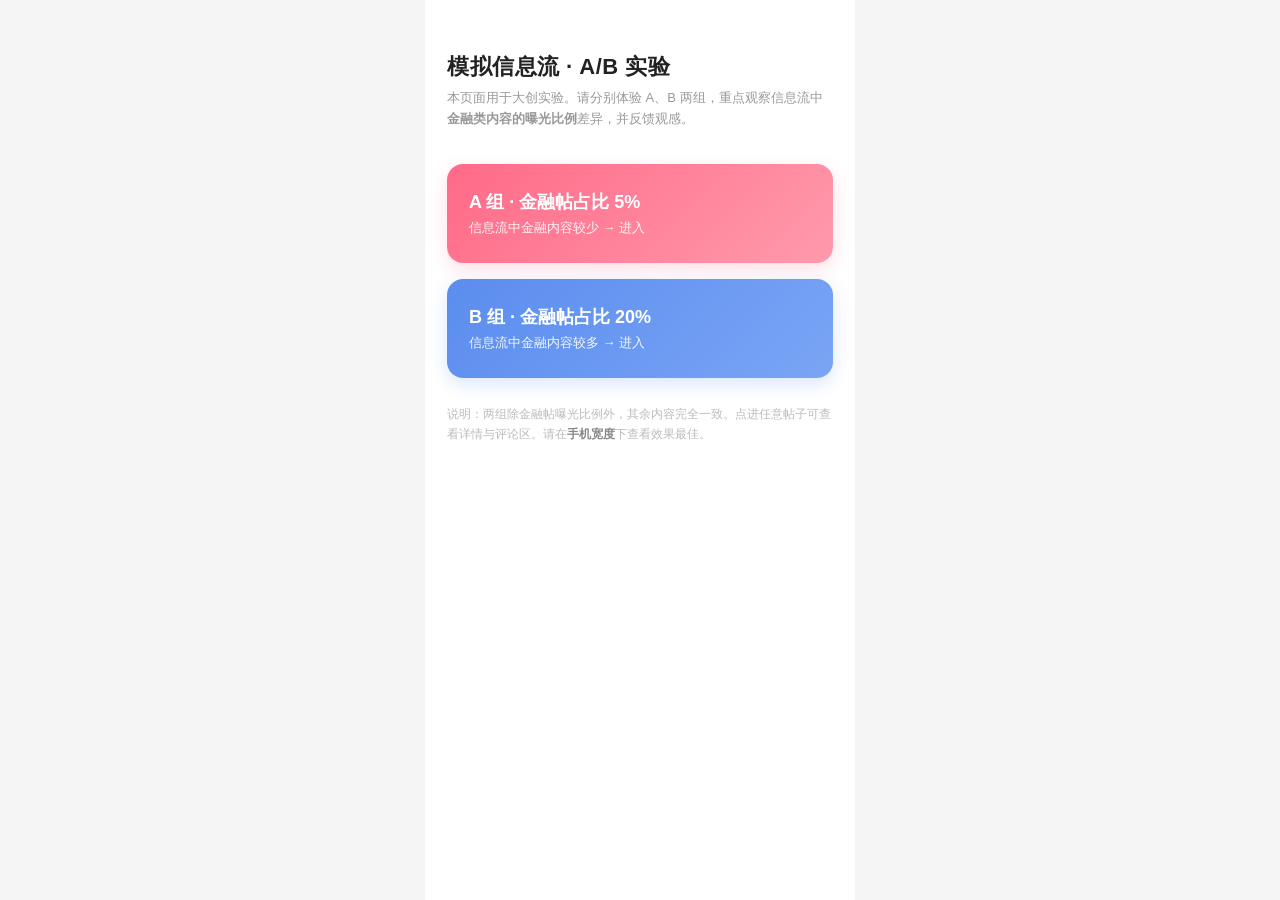
<file: index.html>
<!doctype html>
<html lang="zh-CN">
<head>
<meta charset="utf-8">
<meta name="viewport" content="width=device-width,initial-scale=1,maximum-scale=1,user-scalable=no">
<title>大创2026 · 模拟信息流 A/B 实验</title>
<style>
  *{box-sizing:border-box;margin:0;padding:0}
  body{font-family:-apple-system,"PingFang SC","Microsoft YaHei",sans-serif;background:#f5f5f5;color:#222;display:flex;justify-content:center}
  .phone{width:100%;max-width:430px;min-height:100vh;background:#fff;padding:52px 22px}
  h1{font-size:22px;margin-bottom:6px;letter-spacing:.5px}
  .sub{color:#999;font-size:13px;margin-bottom:34px;line-height:1.6}
  .card{display:block;text-decoration:none;color:#fff;background:linear-gradient(135deg,#ff6a88,#ff9aac);border-radius:16px;padding:26px 22px;margin-bottom:16px;box-shadow:0 6px 18px rgba(255,106,136,.22)}
  .card.b{background:linear-gradient(135deg,#5b8def,#7aa5f5);box-shadow:0 6px 18px rgba(91,141,239,.22)}
  .card .t{font-size:18px;font-weight:600;margin-bottom:5px}
  .card .d{font-size:13px;opacity:.92}
  .note{margin-top:26px;font-size:12px;color:#bbb;line-height:1.7}
  .note b{color:#888;font-weight:600}
</style>
</head>
<body>
<div class="phone">
  <h1>模拟信息流 · A/B 实验</h1>
  <p class="sub">本页面用于大创实验。请分别体验 A、B 两组，重点观察信息流中<b>金融类内容的曝光比例</b>差异，并反馈观感。</p>
  <a class="card" href="a.html">
    <div class="t">A 组 · 金融帖占比 5%</div>
    <div class="d">信息流中金融内容较少 → 进入</div>
  </a>
  <a class="card b" href="b.html">
    <div class="t">B 组 · 金融帖占比 20%</div>
    <div class="d">信息流中金融内容较多 → 进入</div>
  </a>
  <p class="note">说明：两组除金融帖曝光比例外，其余内容完全一致。点进任意帖子可查看详情与评论区。请在<b>手机宽度</b>下查看效果最佳。</p>
</div>
</body>
</html>
</file>
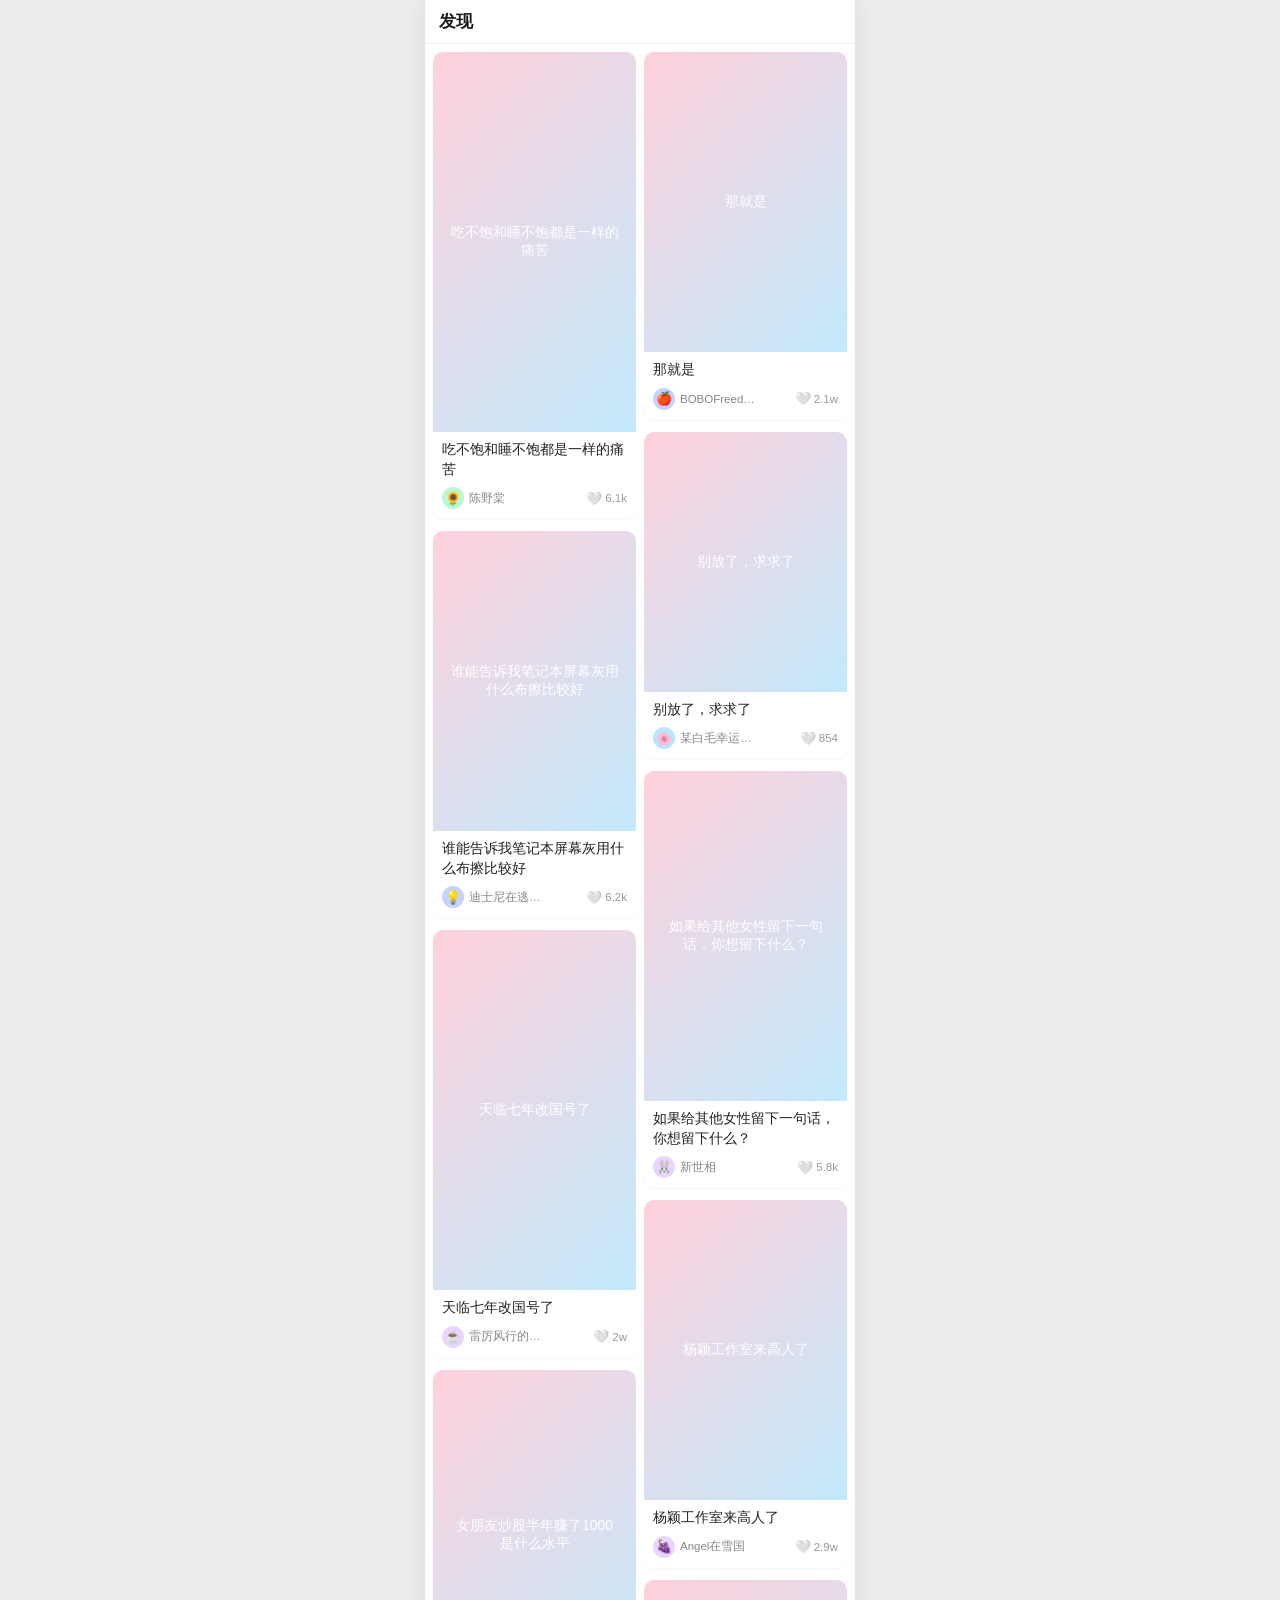
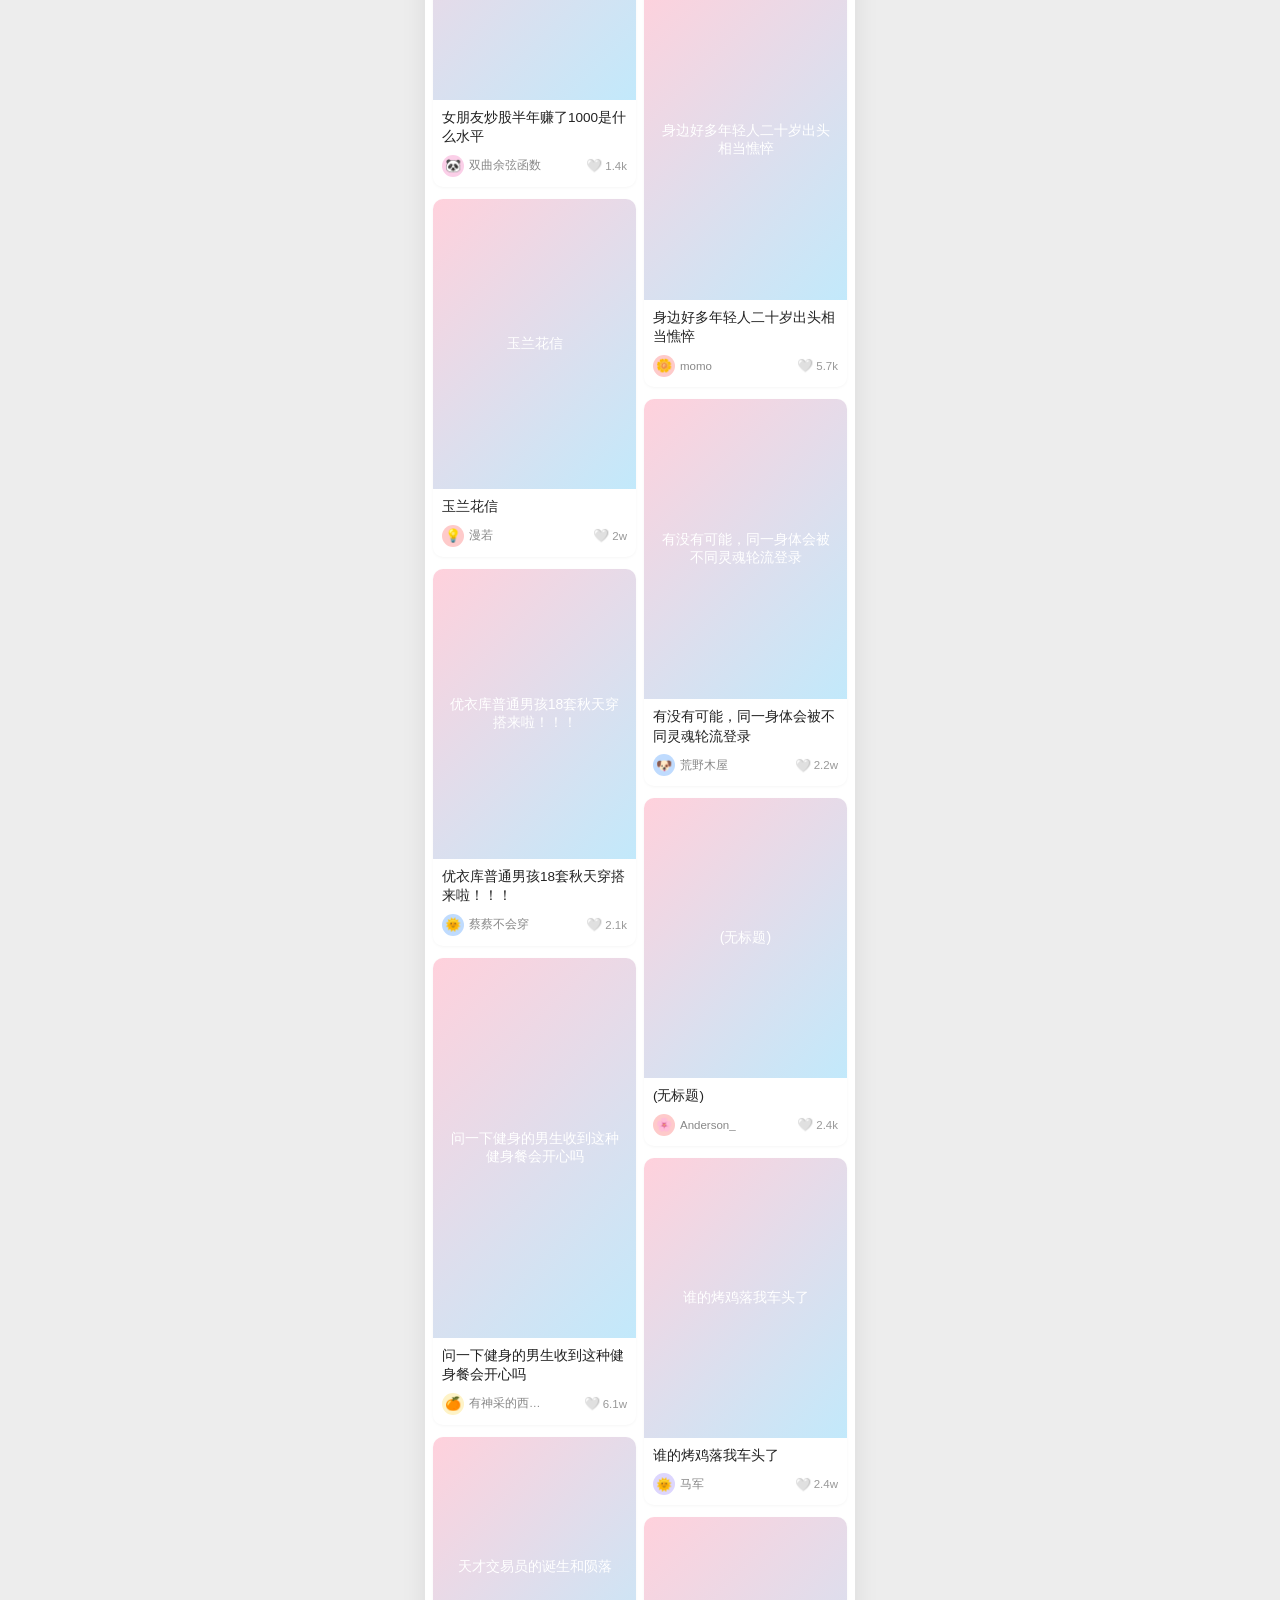
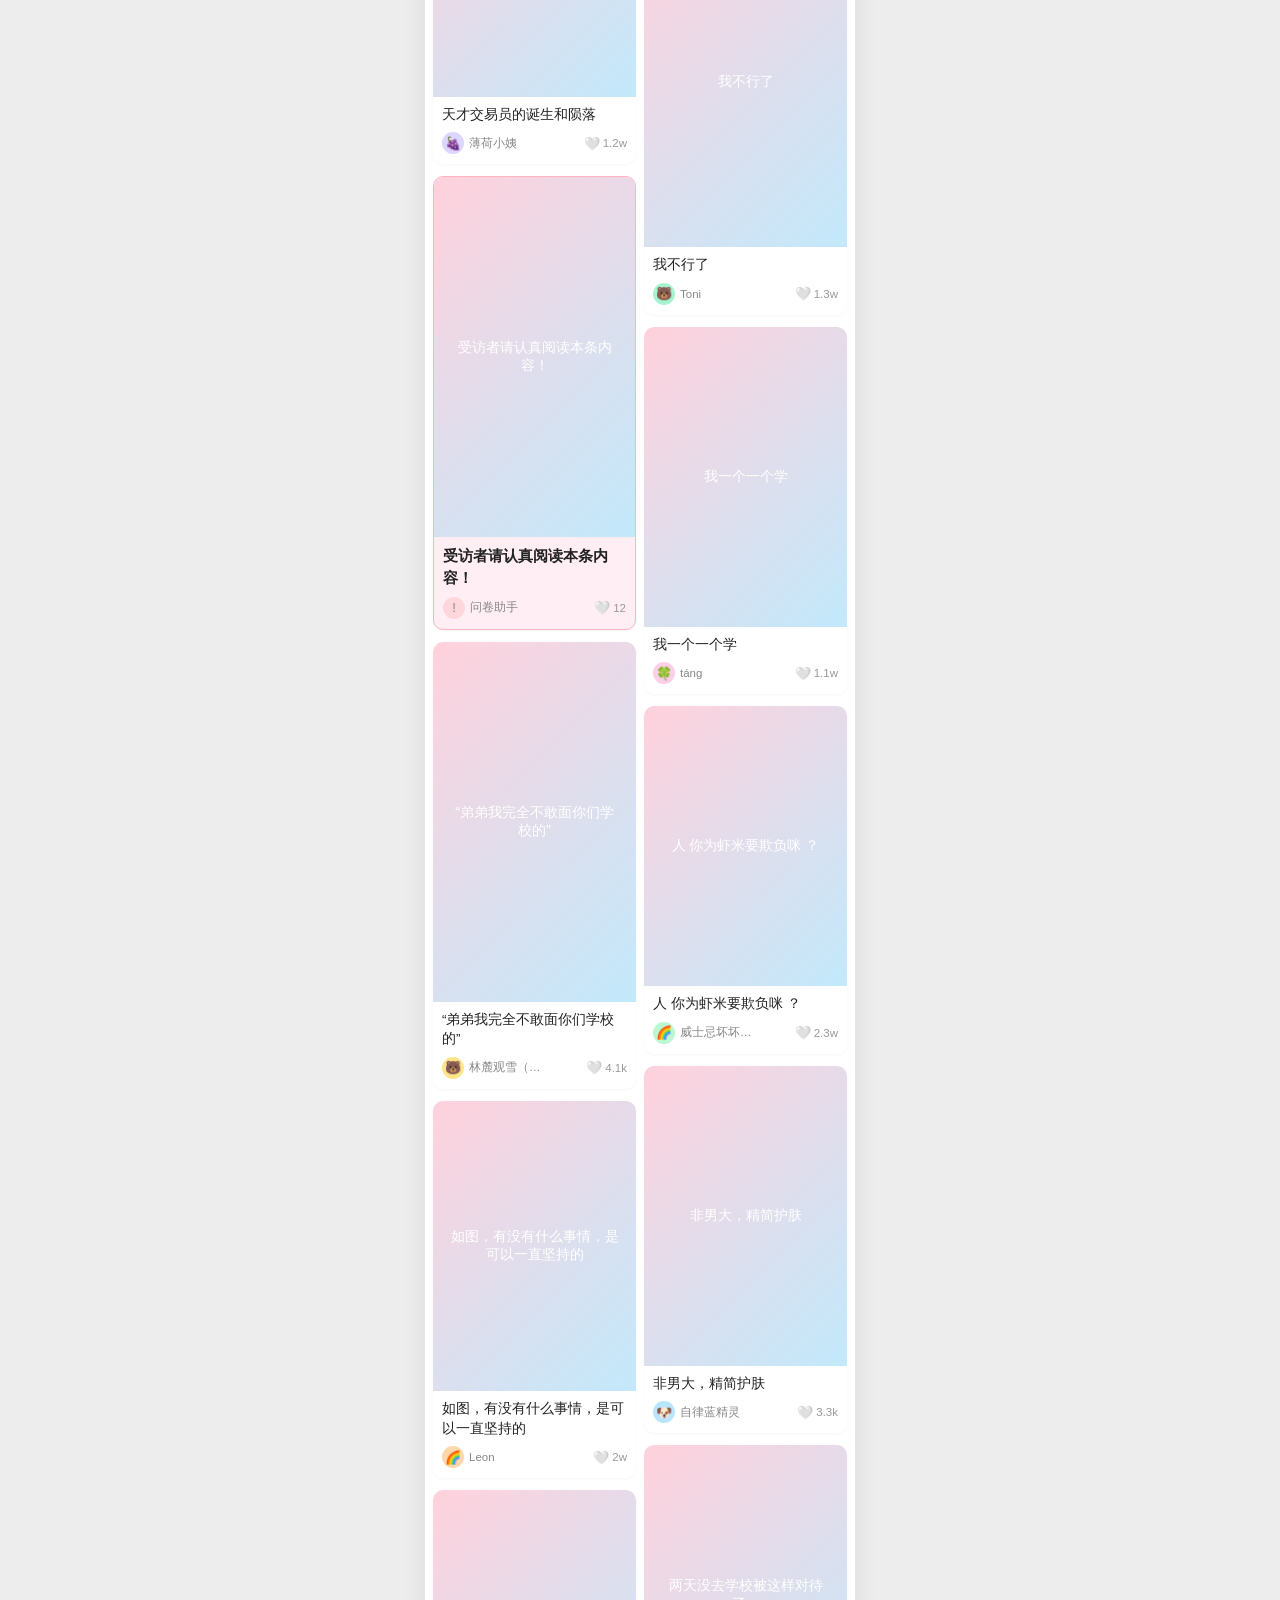
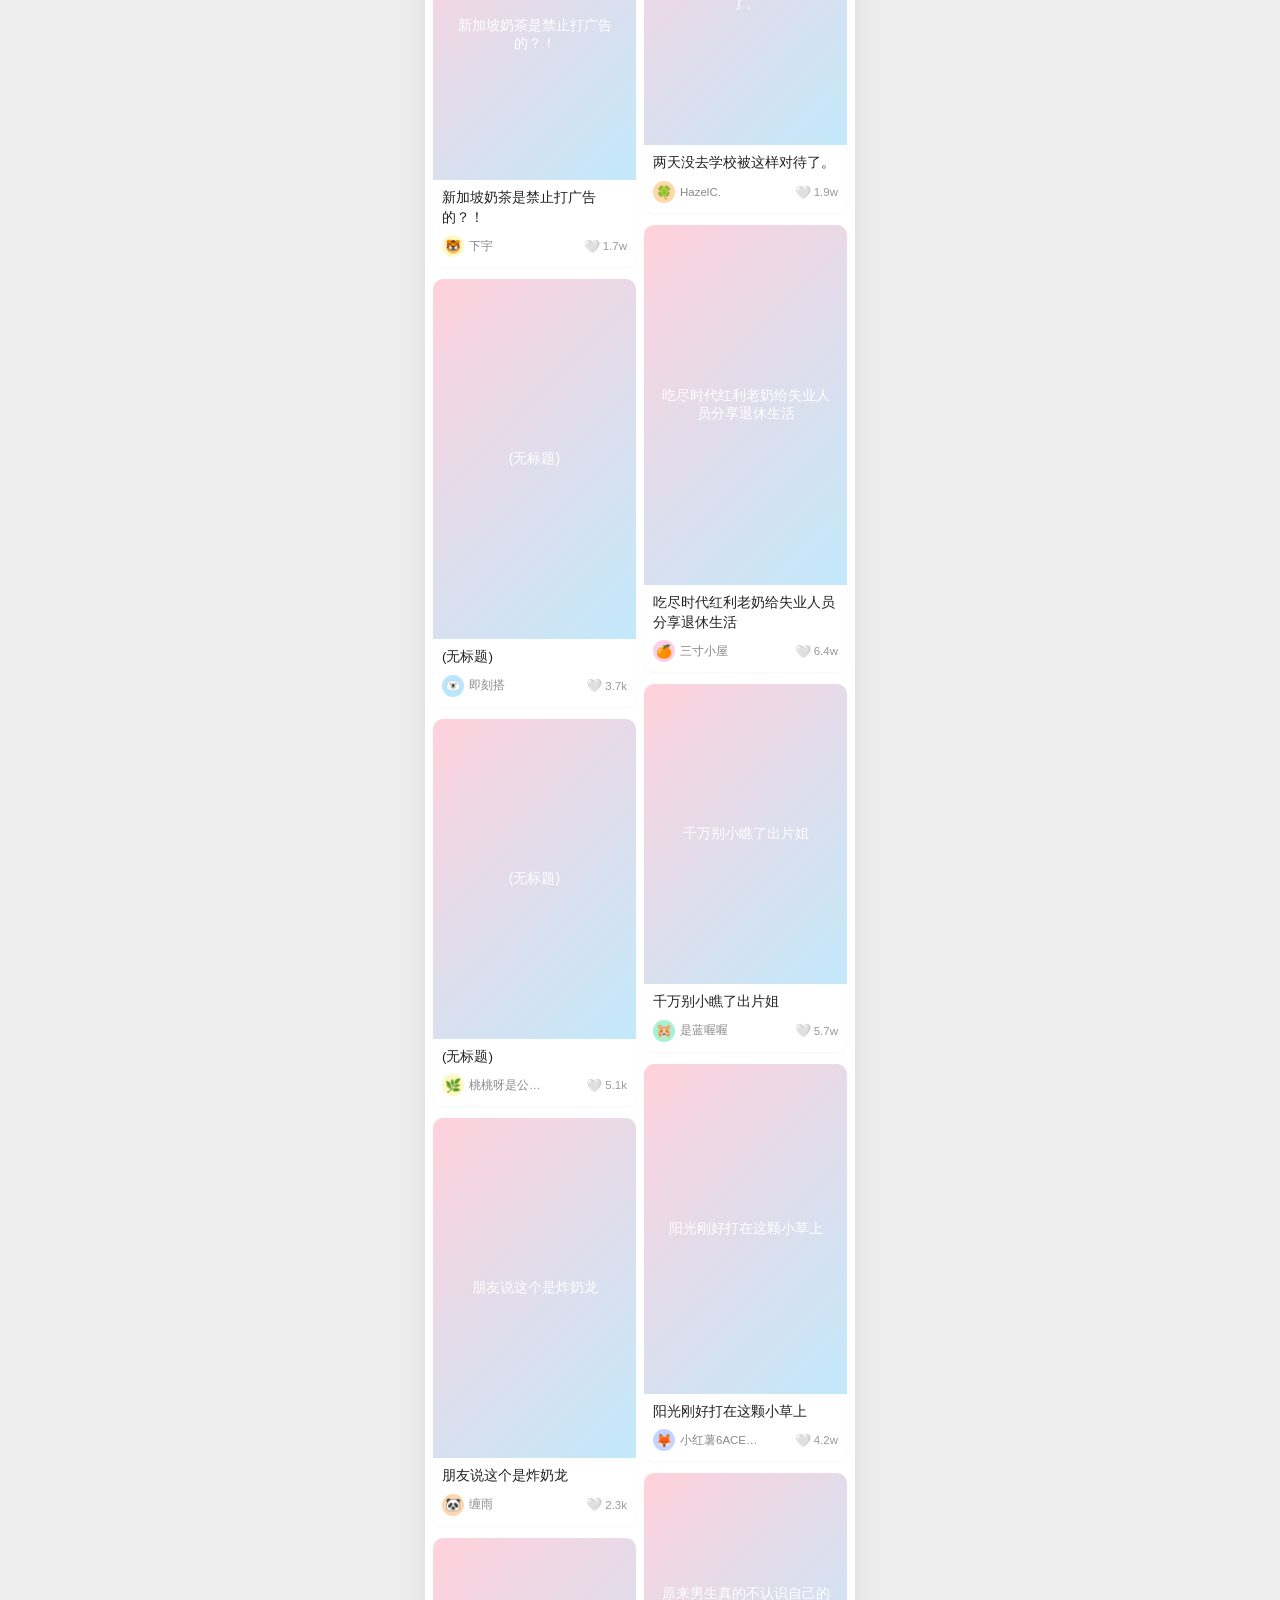
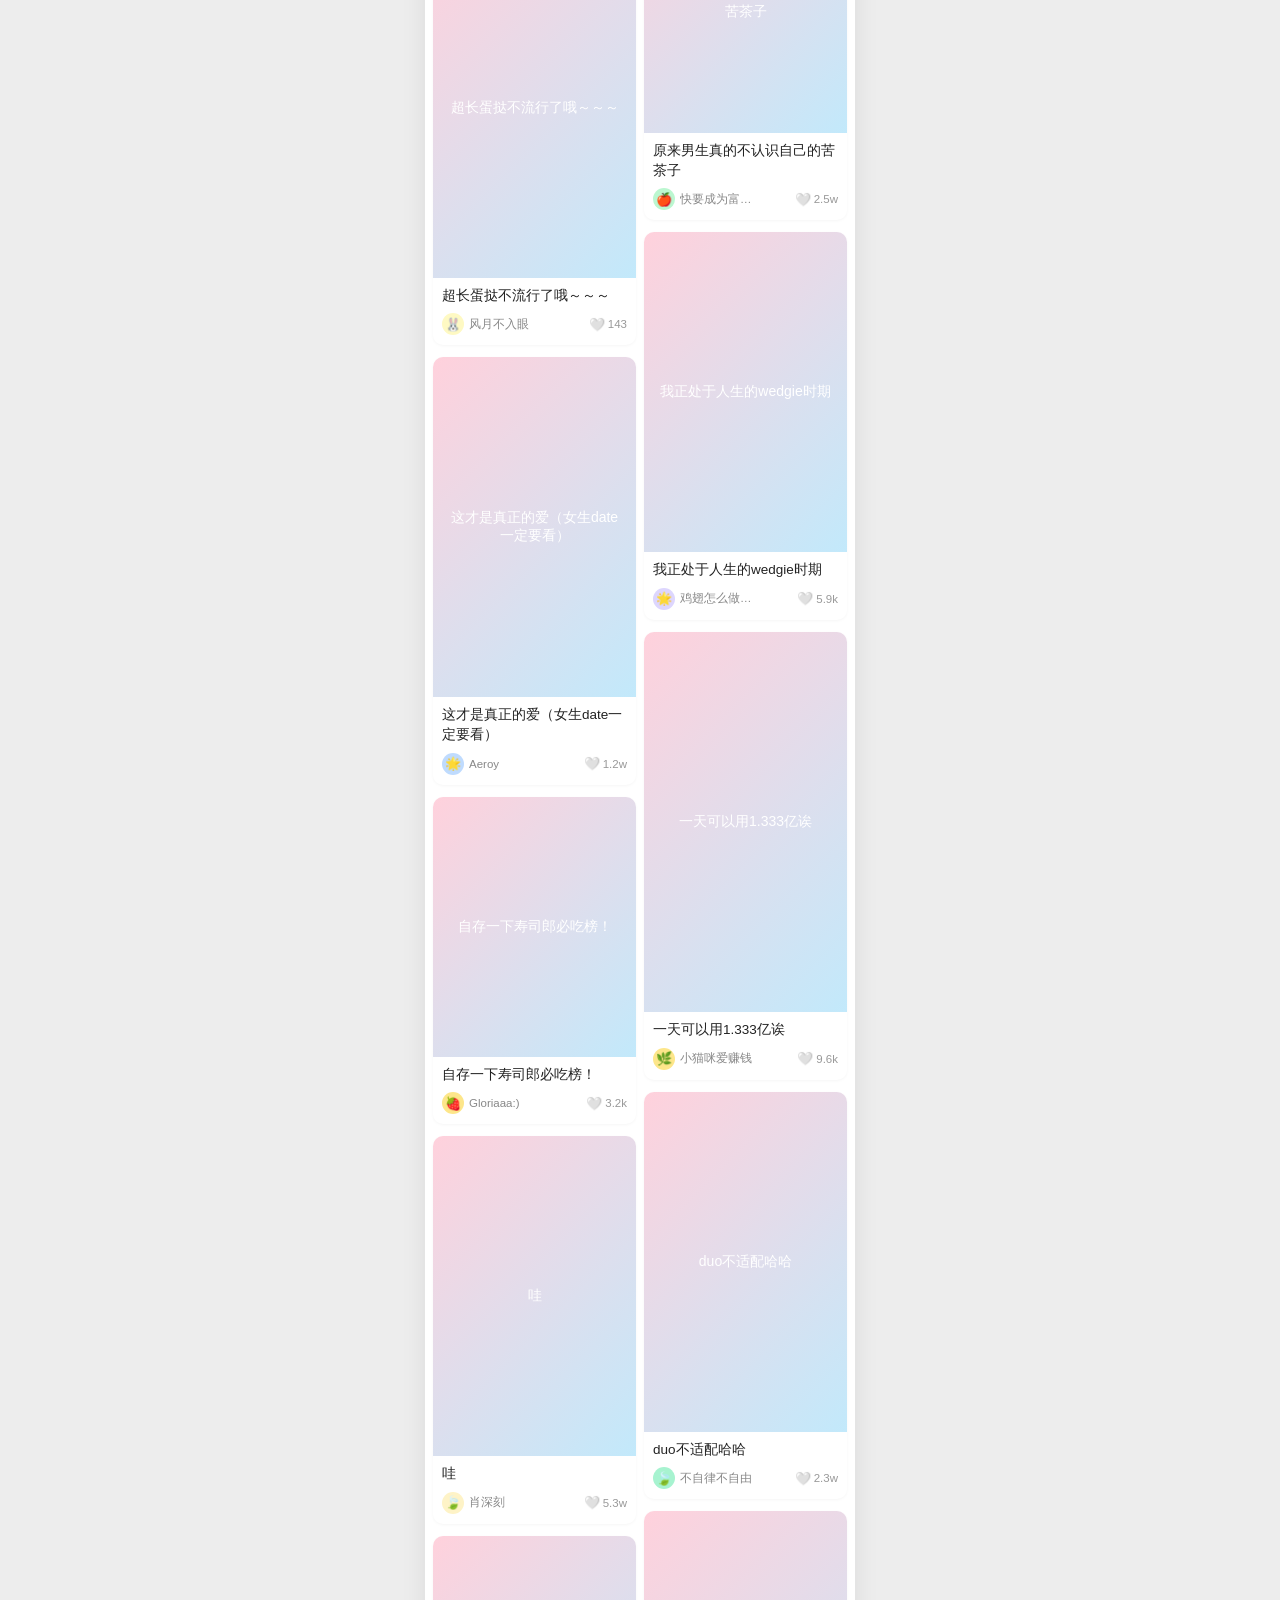
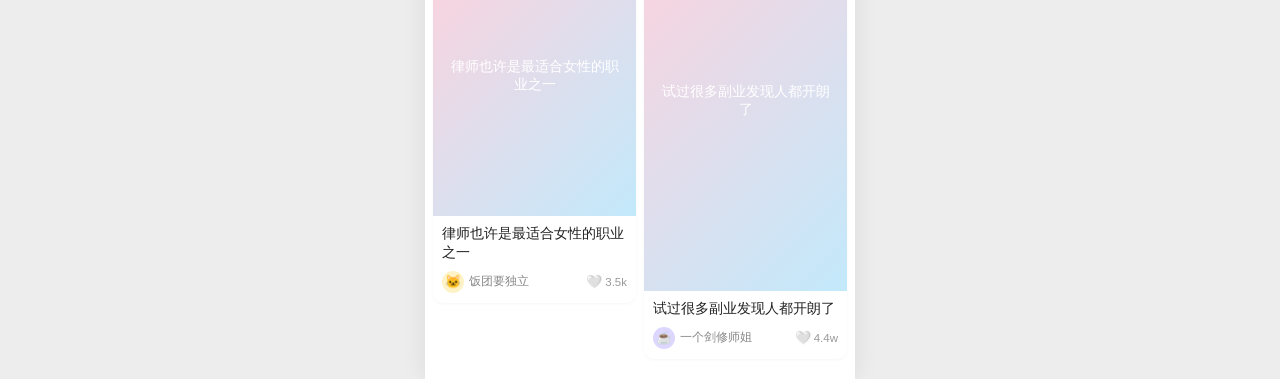
<file: a.html>
<!DOCTYPE html>
<html lang="zh-CN">
<head>
  <meta charset="UTF-8">
  <link rel="icon" href="data:,">
  <meta name="viewport" content="width=device-width, initial-scale=1, maximum-scale=1, user-scalable=no">
  <title>发现</title>
  <link rel="stylesheet" href="style.css">
</head>
<body>
  <div class="phone">
    <!-- 顶部标题栏 -->
    <div class="topbar">
      <span class="app-title">发现</span>
    </div>

    <!-- 瀑布流 -->
    <div class="feed" id="feed"></div>
  </div>

  <!-- 帖子数据（抓取文档所有链接后，由脚本自动在此处追加 <script src="posts/xxx/content.js"></script>） -->
  <script src="posts/p01_neutral/content.js"></script>
  <script src="posts/p02_neutral/content.js"></script>
  <script src="posts/p03_neutral/content.js"></script>
  <script src="posts/p04_neutral/content.js"></script>
  <script src="posts/p05_neutral/content.js"></script>
  <script src="posts/p06_neutral/content.js"></script>
  <script src="posts/p07_neutral/content.js"></script>
  <script src="posts/p08_neutral/content.js"></script>
  <script src="posts/p09_neutral/content.js"></script>
  <script src="posts/p10_neutral/content.js"></script>
  <script src="posts/p11_neutral/content.js"></script>
  <script src="posts/p12_neutral/content.js"></script>
  <script src="posts/p13_neutral/content.js"></script>
  <script src="posts/p14_neutral/content.js"></script>
  <script src="posts/p15_neutral/content.js"></script>
  <script src="posts/p16_neutral/content.js"></script>
  <script src="posts/p17_neutral/content.js"></script>
  <script src="posts/p18_neutral/content.js"></script>
  <script src="posts/p19_neutral/content.js"></script>
  <script src="posts/p20_neutral/content.js"></script>
  <script src="posts/p21_female/content.js"></script>
  <script src="posts/p22_female/content.js"></script>
  <script src="posts/p23_female/content.js"></script>
  <script src="posts/p24_female/content.js"></script>
  <script src="posts/p25_female/content.js"></script>
  <script src="posts/p26_female/content.js"></script>
  <script src="posts/p27_female/content.js"></script>
  <script src="posts/p28_female/content.js"></script>
  <script src="posts/p29_female/content.js"></script>
  <script src="posts/p30_male/content.js"></script>
  <script src="posts/p31_male/content.js"></script>
  <script src="posts/p32_male/content.js"></script>
  <script src="posts/p33_male/content.js"></script>
  <script src="posts/p34_male/content.js"></script>
  <script src="posts/p35_male/content.js"></script>
  <script src="posts/p36_male/content.js"></script>
  <script src="posts/p37_male/content.js"></script>
  <script src="posts/p38_male/content.js"></script>
  <script src="posts/p39_finance/content.js"></script>
  <script src="posts/p40_finance/content.js"></script>
  <script src="posts/p41_finance/content.js"></script>
  <script src="posts/p42_finance/content.js"></script>
  <script src="posts/p43_finance/content.js"></script>
  <script src="posts/p44_finance/content.js"></script>
  <script src="posts/p45_finance/content.js"></script>
  <script src="posts/p46_finance/content.js"></script>








  <script>
    // 发现页配置
    window.__GROUP = "A";
    // 展示顺序：抓取完成后自动填充帖子 id 列表
    window.__ORDER = ["p17_neutral", "p32_male", "p03_neutral", "p39_finance", "p08_neutral", "p38_male", "p37_male", "p40_finance", "p47_attention", "p33_male", "p28_female", "p18_neutral", "p23_female", "p31_male", "p15_neutral", "p05_neutral", "p25_female", "p41_finance", "p20_neutral", "p11_neutral", "p24_female", "p06_neutral", "p42_finance", "p10_neutral", "p29_female", "p16_neutral", "p21_female", "p43_finance", "p12_neutral", "p34_male", "p14_neutral", "p09_neutral", "p44_finance", "p26_female", "p04_neutral", "p36_male", "p02_neutral", "p13_neutral", "p45_finance", "p22_female", "p19_neutral", "p30_male", "p01_neutral", "p07_neutral", "p35_male", "p27_female", "p46_finance"];
  </script>
  <script src="posts/p47_attention/content.js"></script>
  <script src="app.js"></script>
</body>
</html>
</file>
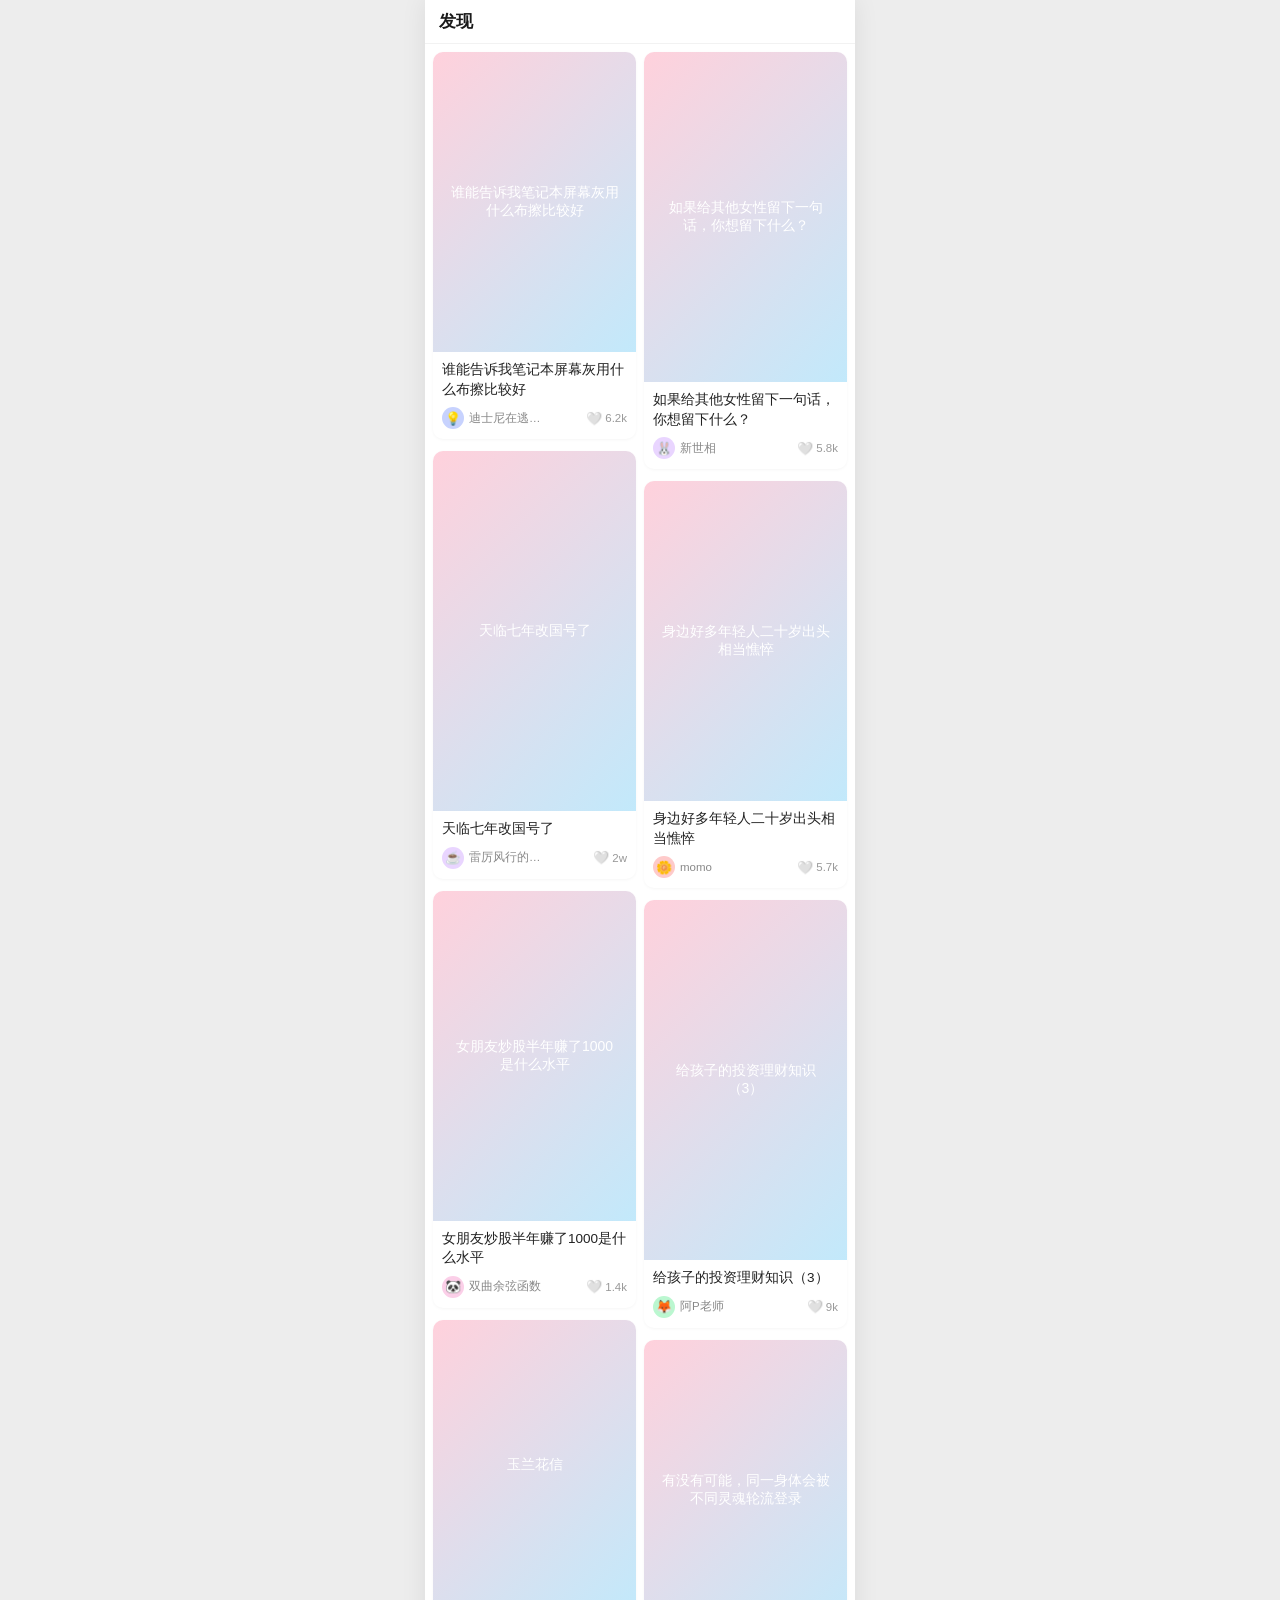
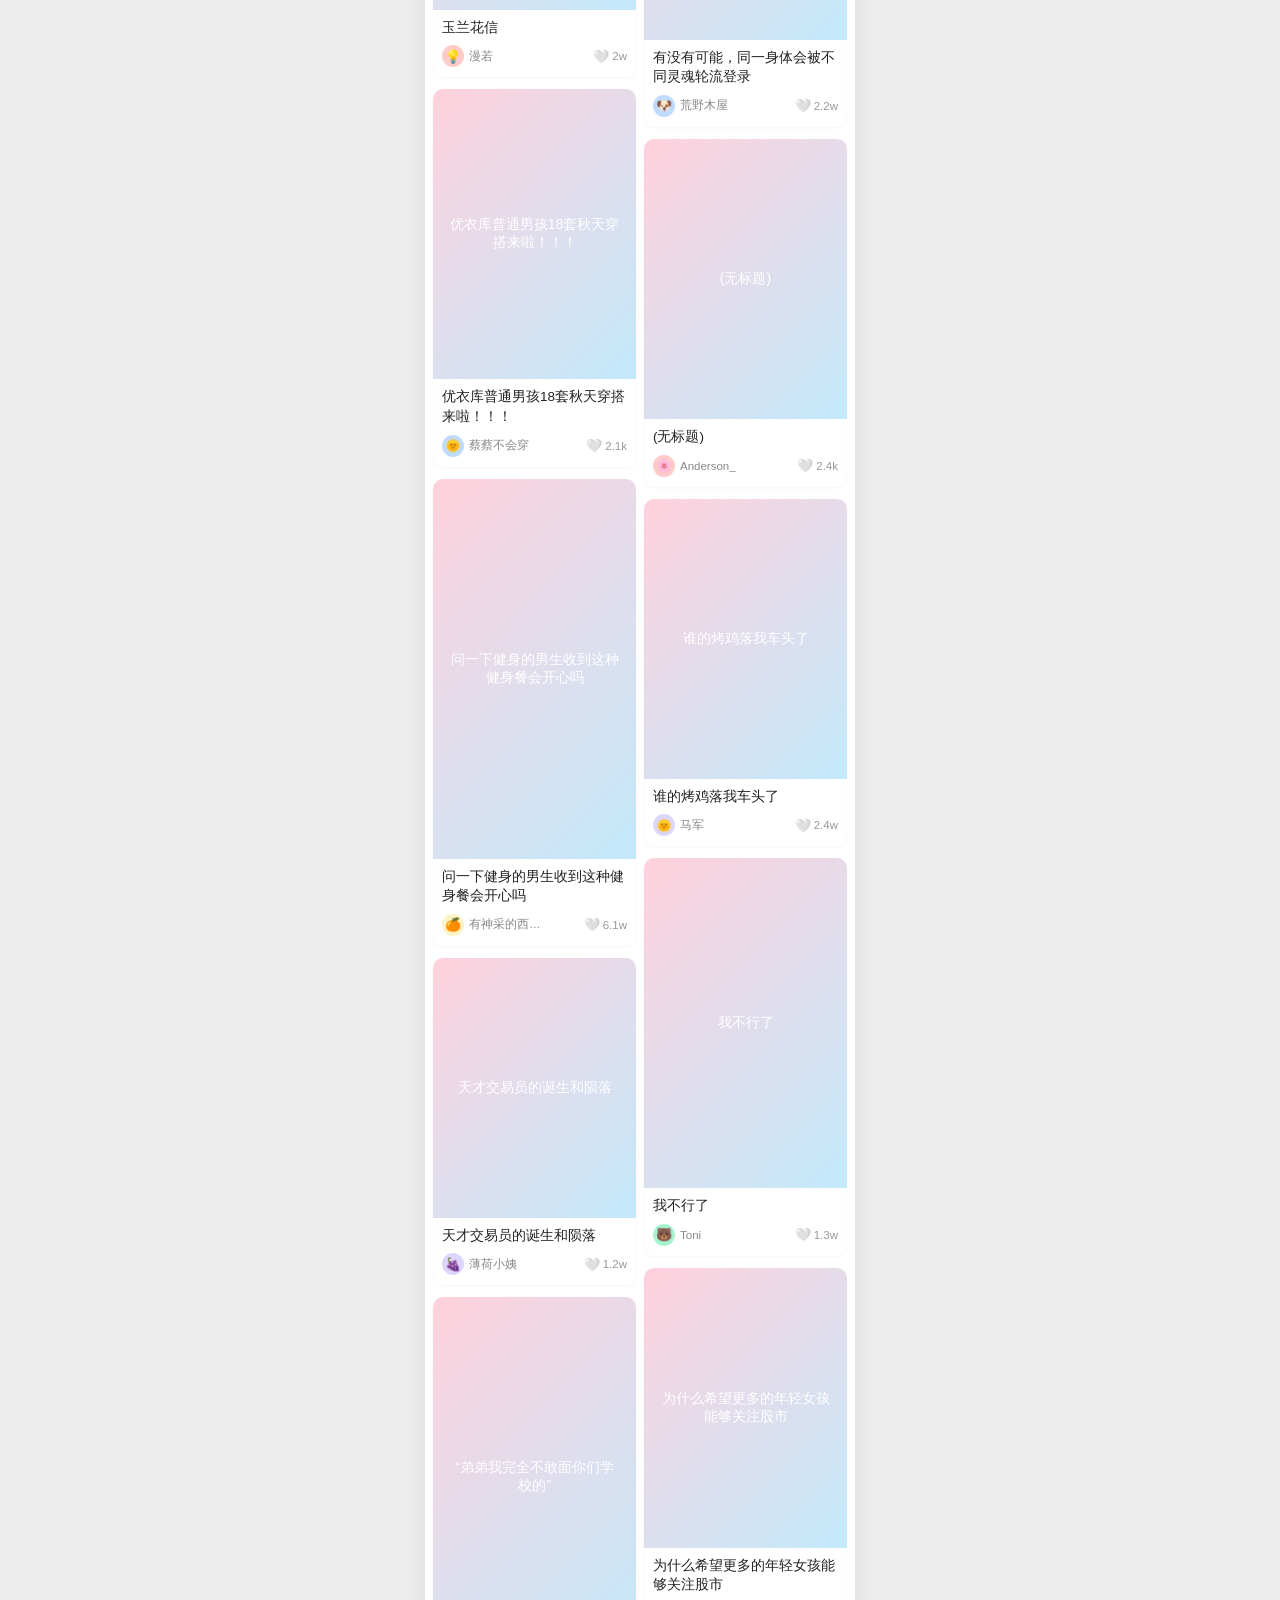
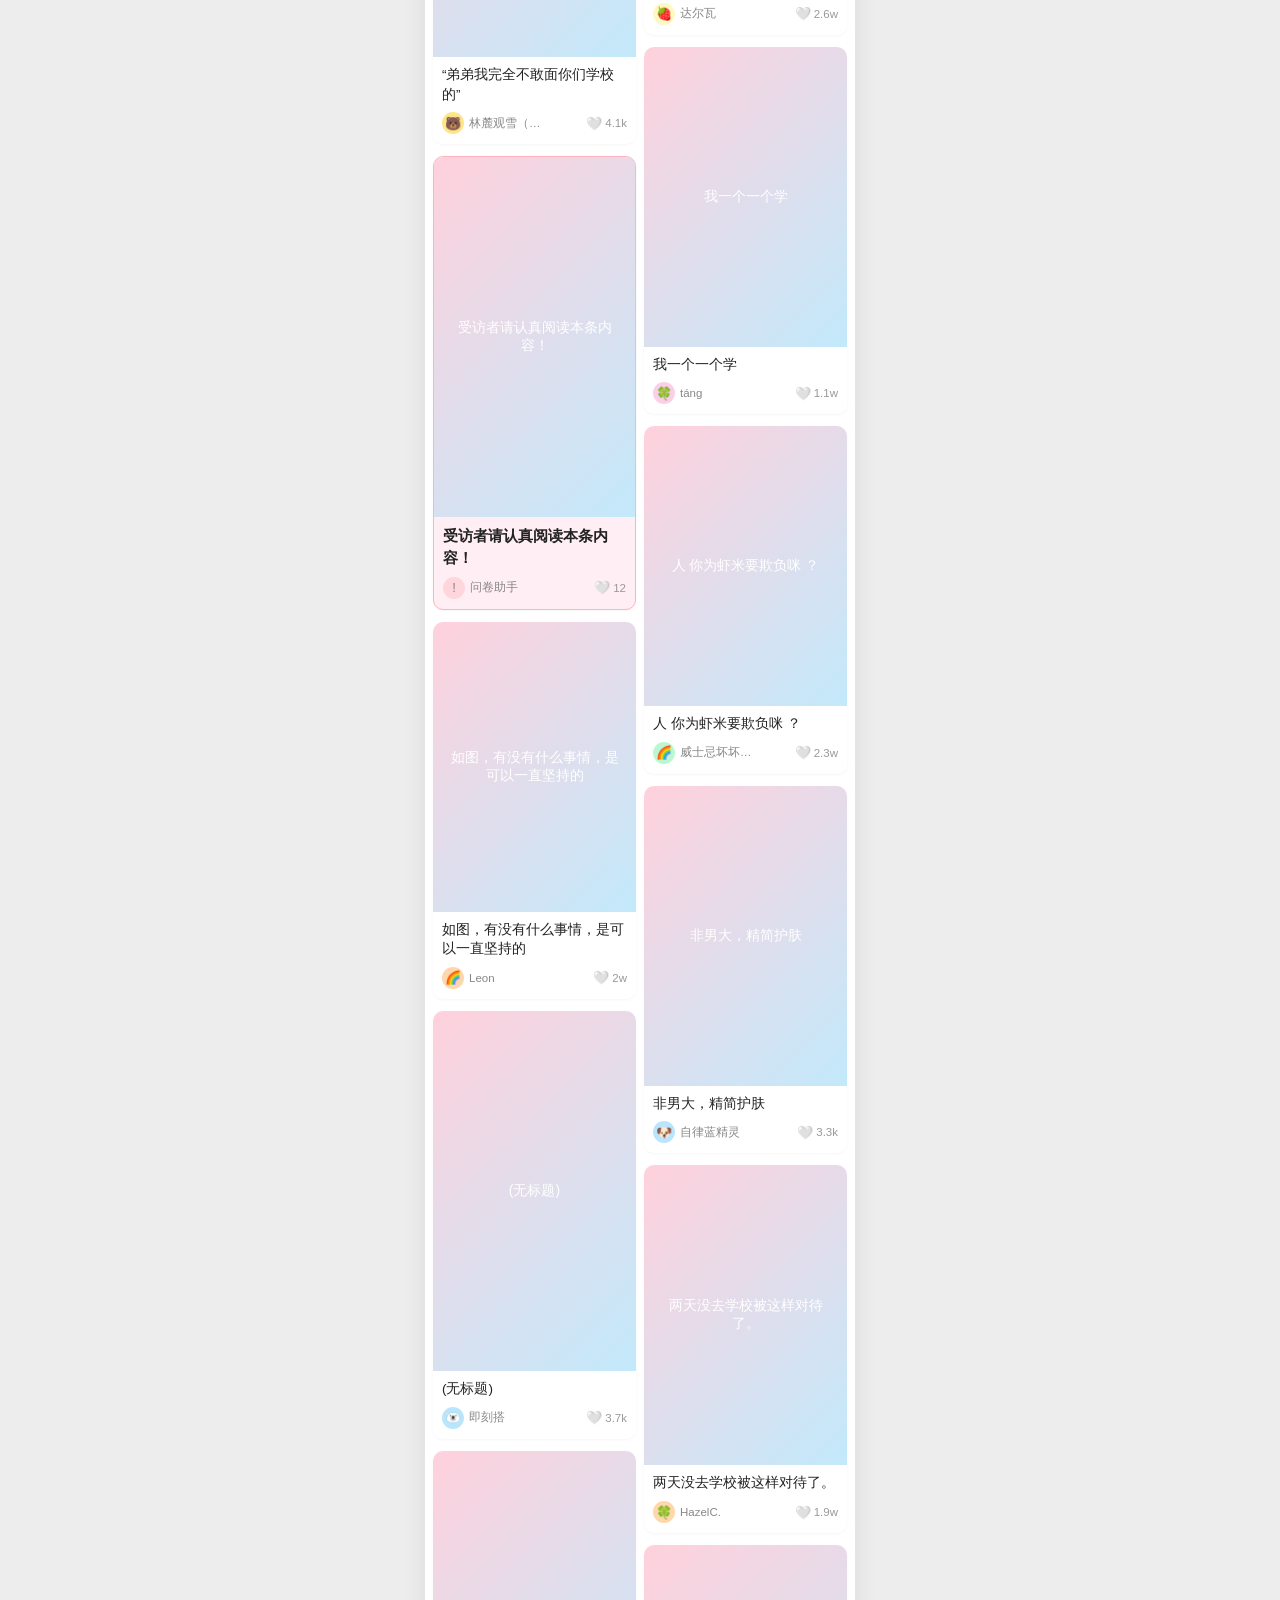
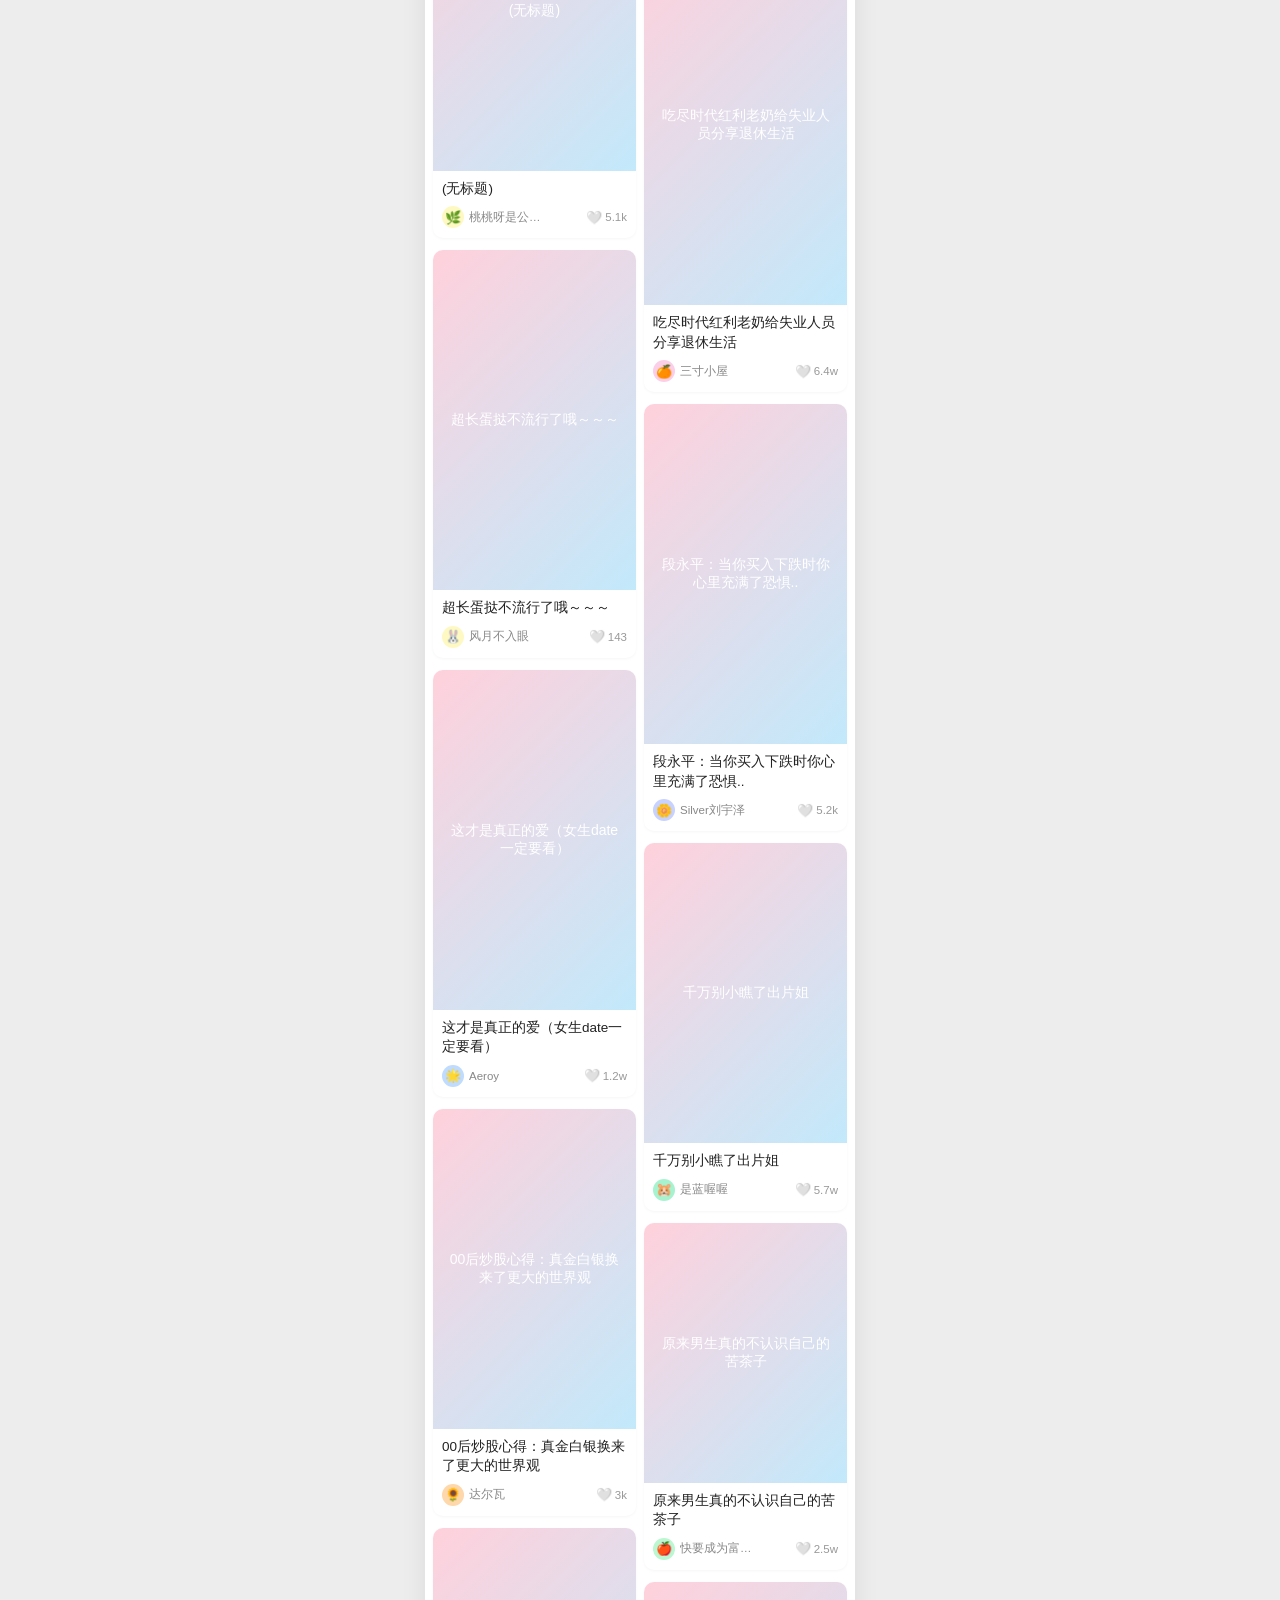
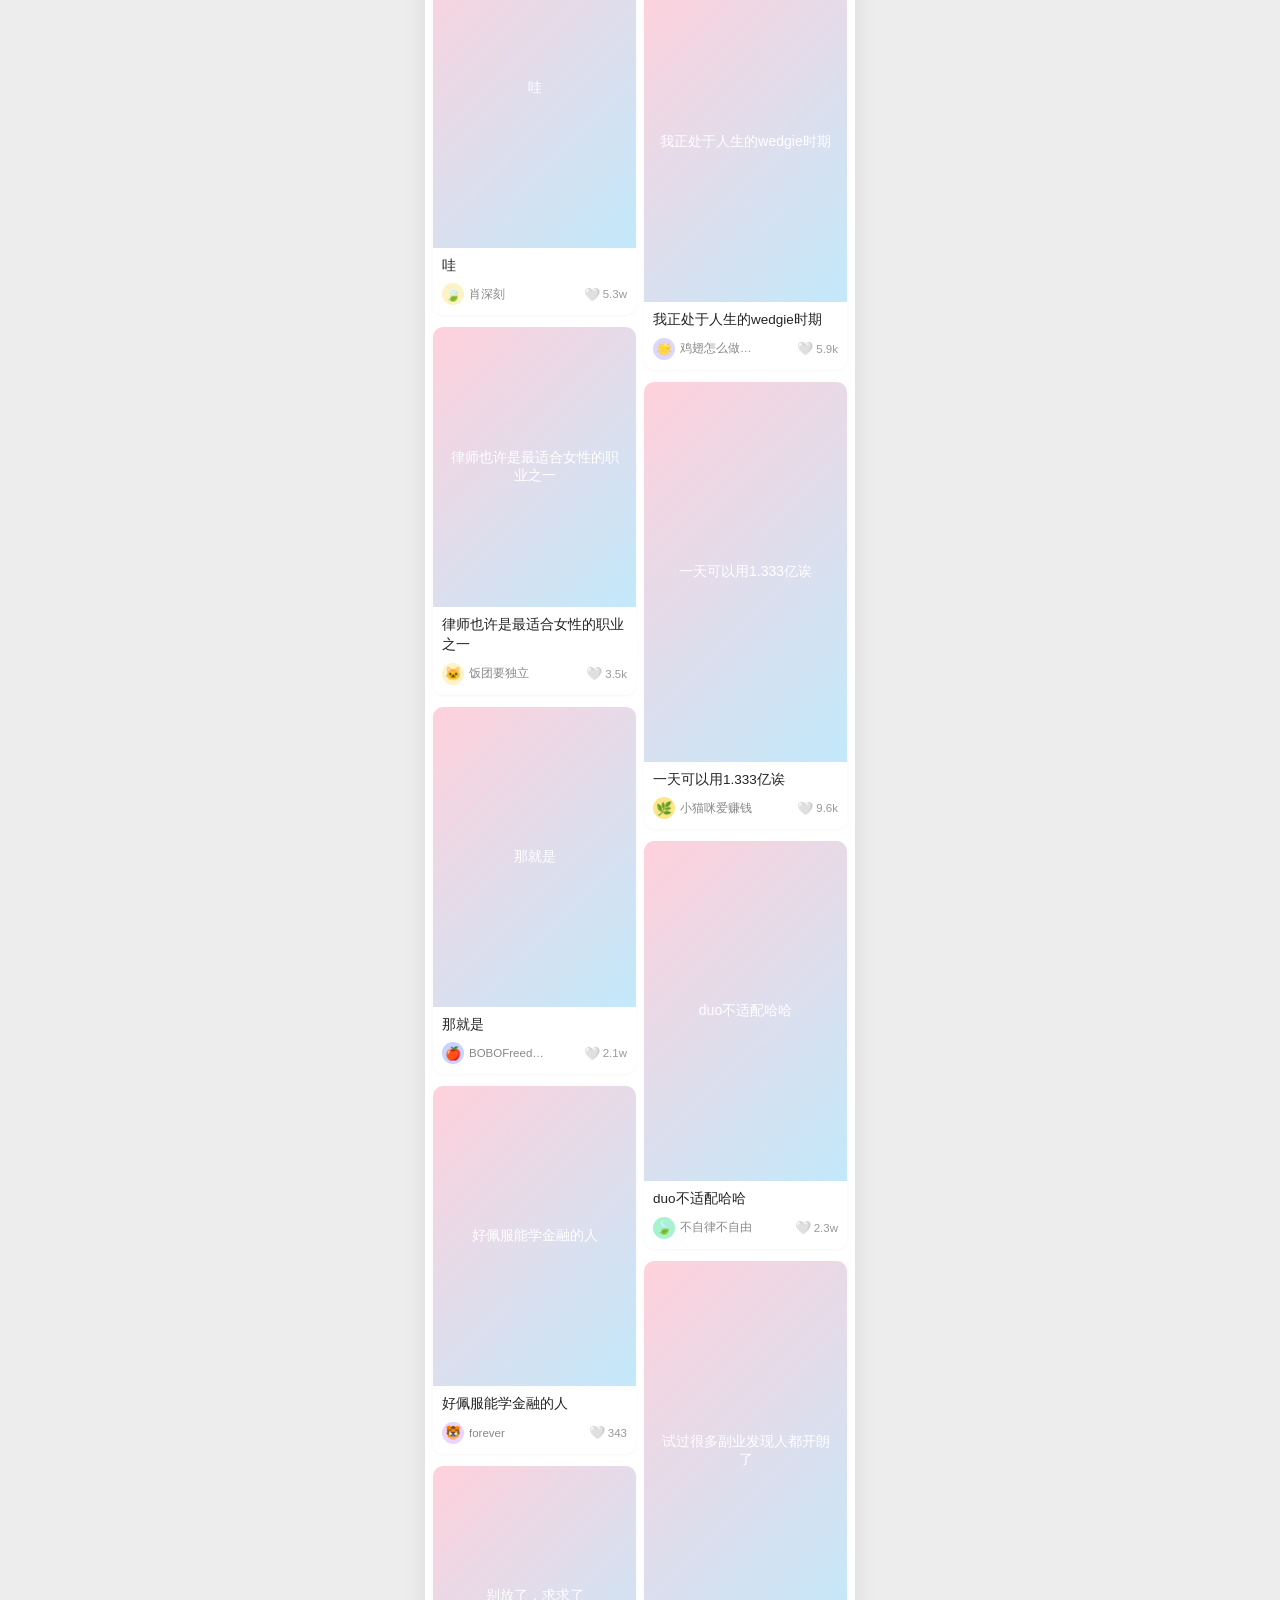
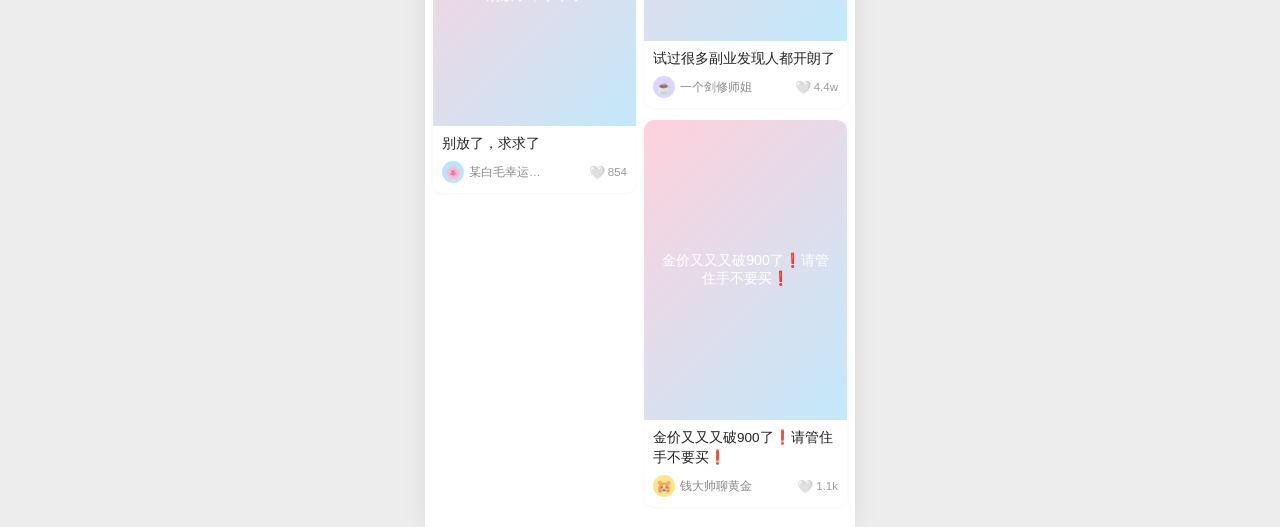
<file: b.html>
<!DOCTYPE html>
<html lang="zh-CN">
<head>
  <meta charset="UTF-8">
  <link rel="icon" href="data:,">
  <meta name="viewport" content="width=device-width, initial-scale=1, maximum-scale=1, user-scalable=no">
  <title>发现</title>
  <link rel="stylesheet" href="style.css">
</head>
<body>
  <div class="phone">
    <!-- 顶部标题栏 -->
    <div class="topbar">
      <span class="app-title">发现</span>
    </div>

    <!-- 瀑布流 -->
    <div class="feed" id="feed"></div>
  </div>

  <!-- 帖子数据（抓取文档所有链接后，由脚本自动在此处追加 <script src="posts/xxx/content.js"></script>） -->
  <script src="posts/p01_neutral/content.js"></script>
  <script src="posts/p02_neutral/content.js"></script>
  <script src="posts/p03_neutral/content.js"></script>
  <script src="posts/p04_neutral/content.js"></script>
  <script src="posts/p05_neutral/content.js"></script>
  <script src="posts/p06_neutral/content.js"></script>
  <script src="posts/p07_neutral/content.js"></script>
  <script src="posts/p08_neutral/content.js"></script>
  <script src="posts/p09_neutral/content.js"></script>
  <script src="posts/p10_neutral/content.js"></script>
  <script src="posts/p11_neutral/content.js"></script>
  <script src="posts/p12_neutral/content.js"></script>
  <script src="posts/p13_neutral/content.js"></script>
  <script src="posts/p14_neutral/content.js"></script>
  <script src="posts/p15_neutral/content.js"></script>
  <script src="posts/p16_neutral/content.js"></script>
  <script src="posts/p17_neutral/content.js"></script>
  <script src="posts/p18_neutral/content.js"></script>
  <script src="posts/p19_neutral/content.js"></script>
  <script src="posts/p20_neutral/content.js"></script>
  <script src="posts/p21_female/content.js"></script>
  <script src="posts/p22_female/content.js"></script>
  <script src="posts/p23_female/content.js"></script>
  <script src="posts/p24_female/content.js"></script>
  <script src="posts/p25_female/content.js"></script>
  <script src="posts/p26_female/content.js"></script>
  <script src="posts/p27_female/content.js"></script>
  <script src="posts/p28_female/content.js"></script>
  <script src="posts/p29_female/content.js"></script>
  <script src="posts/p30_male/content.js"></script>
  <script src="posts/p31_male/content.js"></script>
  <script src="posts/p32_male/content.js"></script>
  <script src="posts/p33_male/content.js"></script>
  <script src="posts/p34_male/content.js"></script>
  <script src="posts/p35_male/content.js"></script>
  <script src="posts/p36_male/content.js"></script>
  <script src="posts/p37_male/content.js"></script>
  <script src="posts/p38_male/content.js"></script>
  <script src="posts/p39_finance/content.js"></script>
  <script src="posts/p40_finance/content.js"></script>
  <script src="posts/p41_finance/content.js"></script>
  <script src="posts/p42_finance/content.js"></script>
  <script src="posts/p43_finance/content.js"></script>
  <script src="posts/p44_finance/content.js"></script>
  <script src="posts/p45_finance/content.js"></script>
  <script src="posts/p46_finance/content.js"></script>








  <script>
    // 发现页配置
    window.__GROUP = "B";
    // 展示顺序：抓取完成后自动填充帖子 id 列表
    window.__ORDER = ["p17_neutral", "p32_male", "p03_neutral", "p39_finance", "p08_neutral", "p38_male", "p37_male", "p40_finance", "p33_male", "p47_attention", "p28_female", "p18_neutral", "p23_female", "p31_male", "p15_neutral", "p05_neutral", "p25_female", "p41_finance", "p20_neutral", "p11_neutral", "p24_female", "p06_neutral", "p42_finance", "p10_neutral", "p29_female", "p16_neutral", "p21_female", "p43_finance", "p12_neutral", "p34_male", "p14_neutral", "p09_neutral", "p44_finance", "p26_female", "p04_neutral", "p36_male", "p02_neutral", "p13_neutral", "p45_finance", "p22_female", "p19_neutral", "p30_male", "p01_neutral", "p07_neutral", "p35_male", "p27_female", "p46_finance"];
  </script>
  <script src="posts/p47_attention/content.js"></script>
  <script src="app.js"></script>
</body>
</html>
</file>
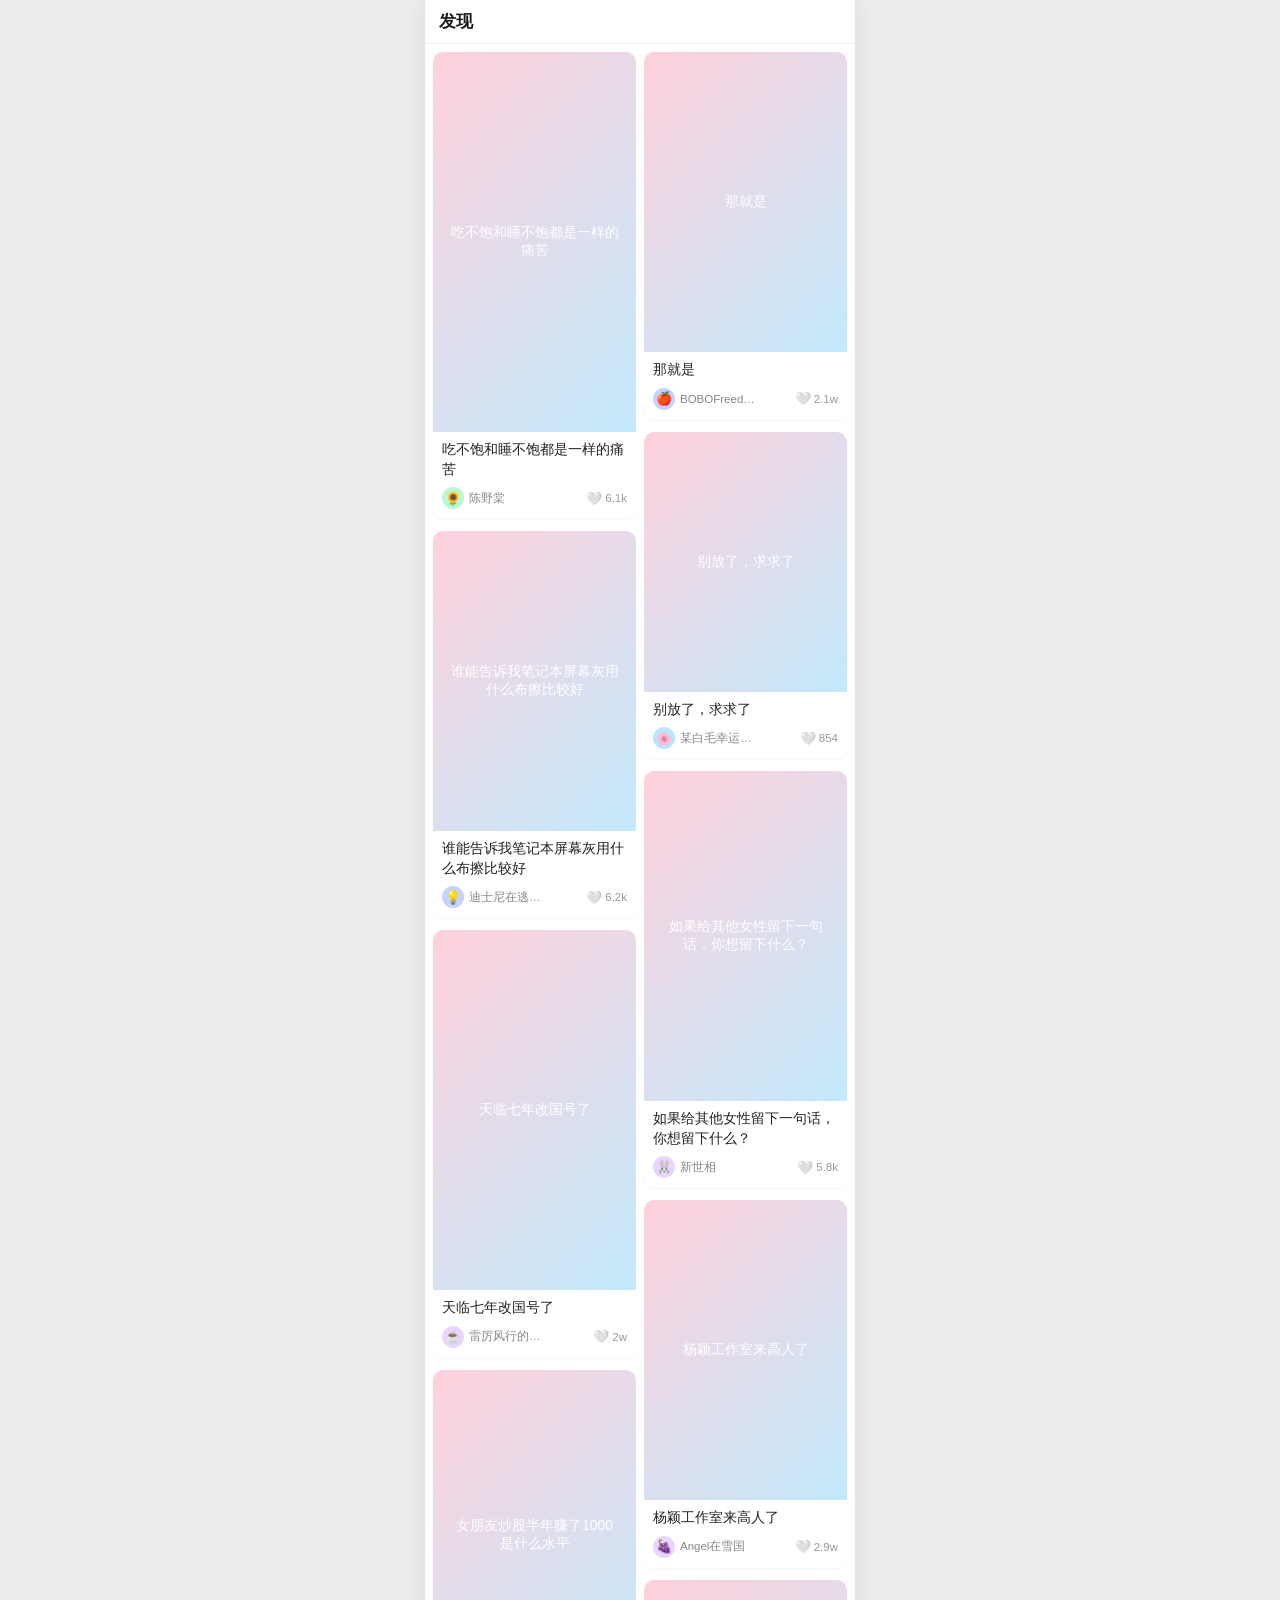
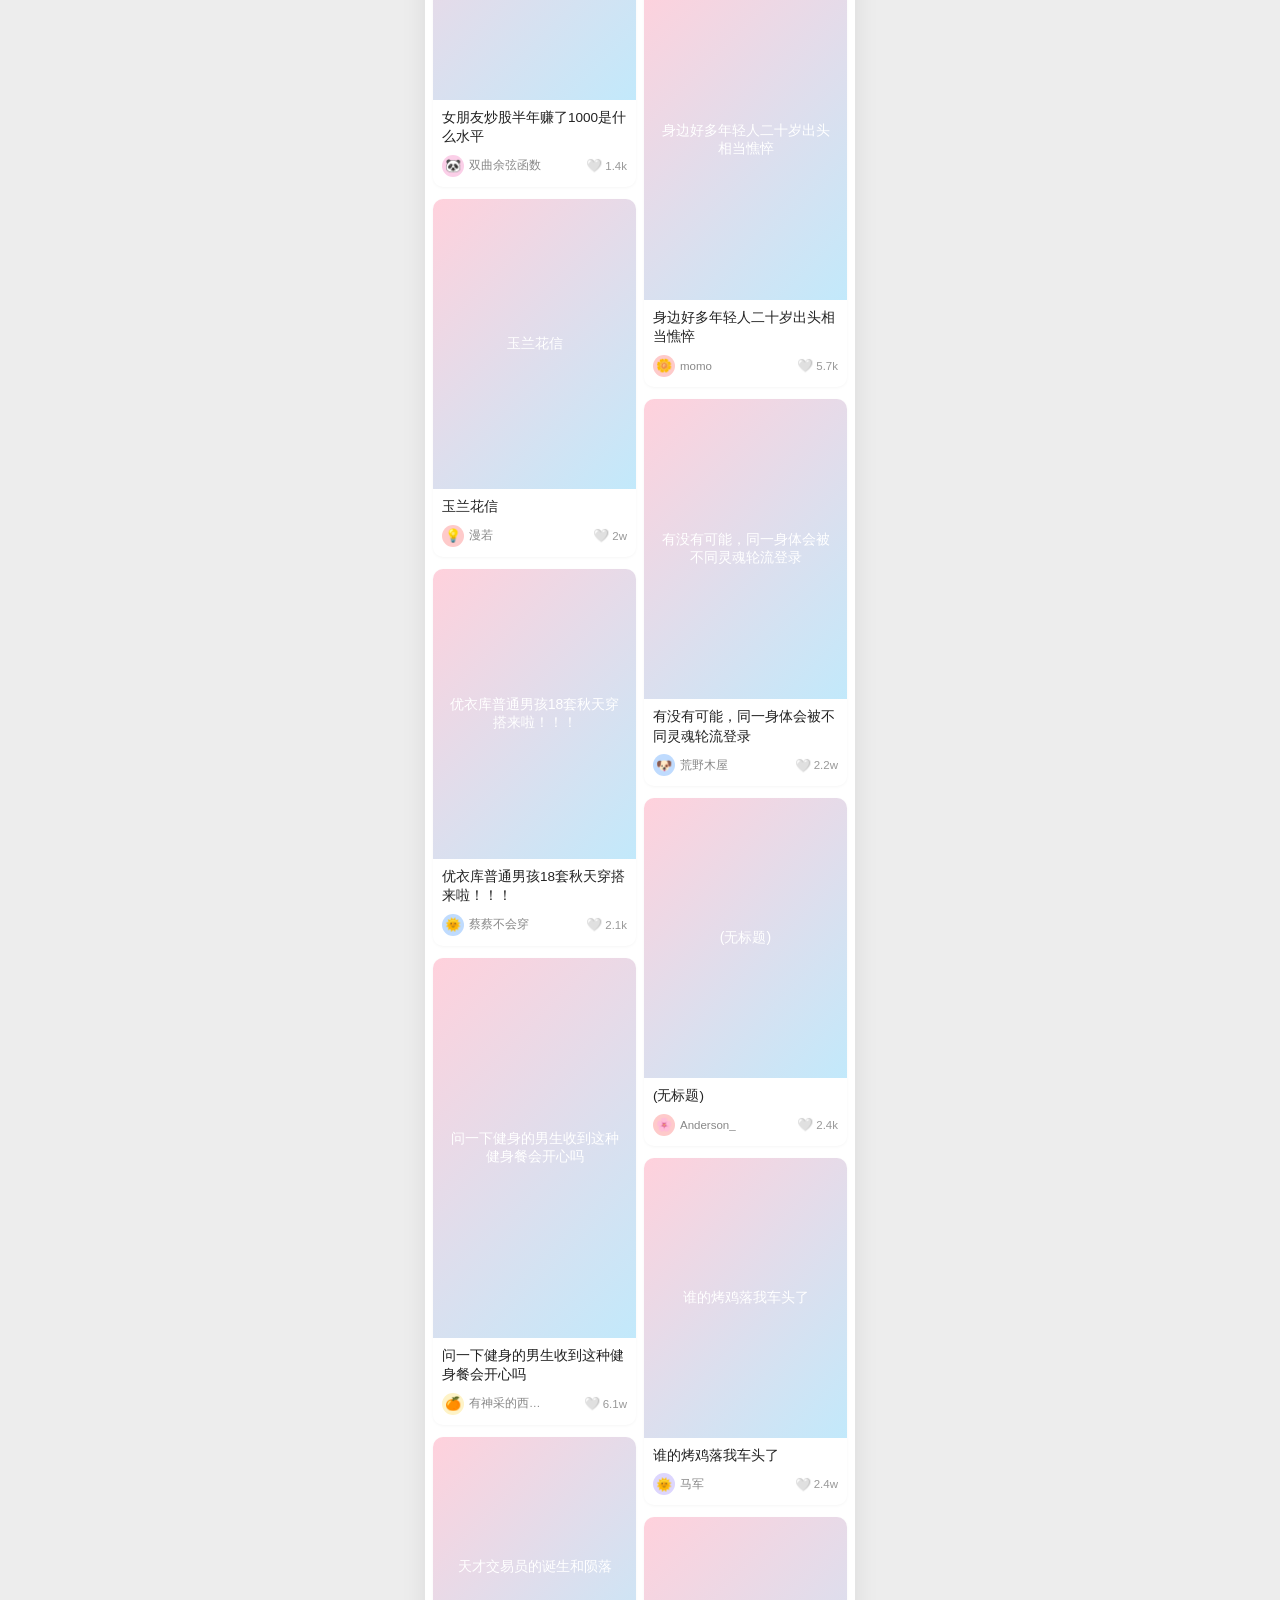
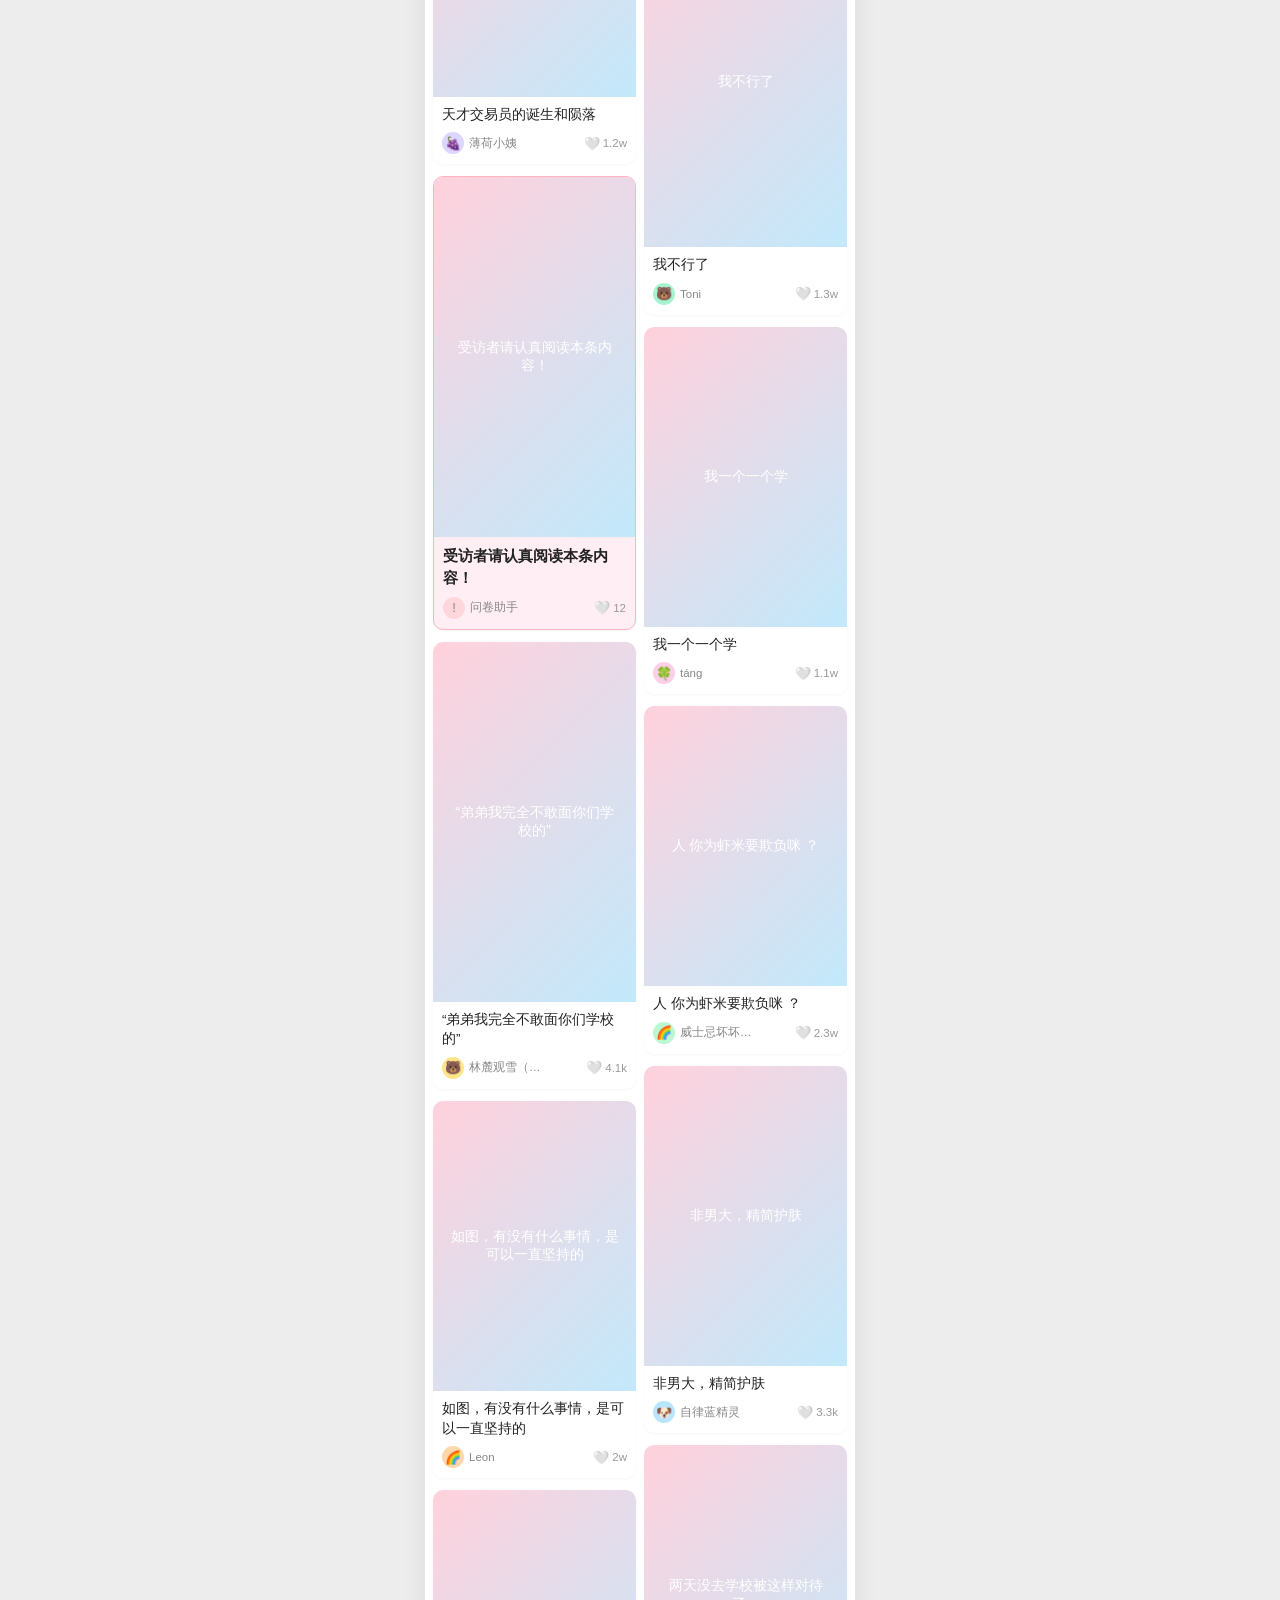
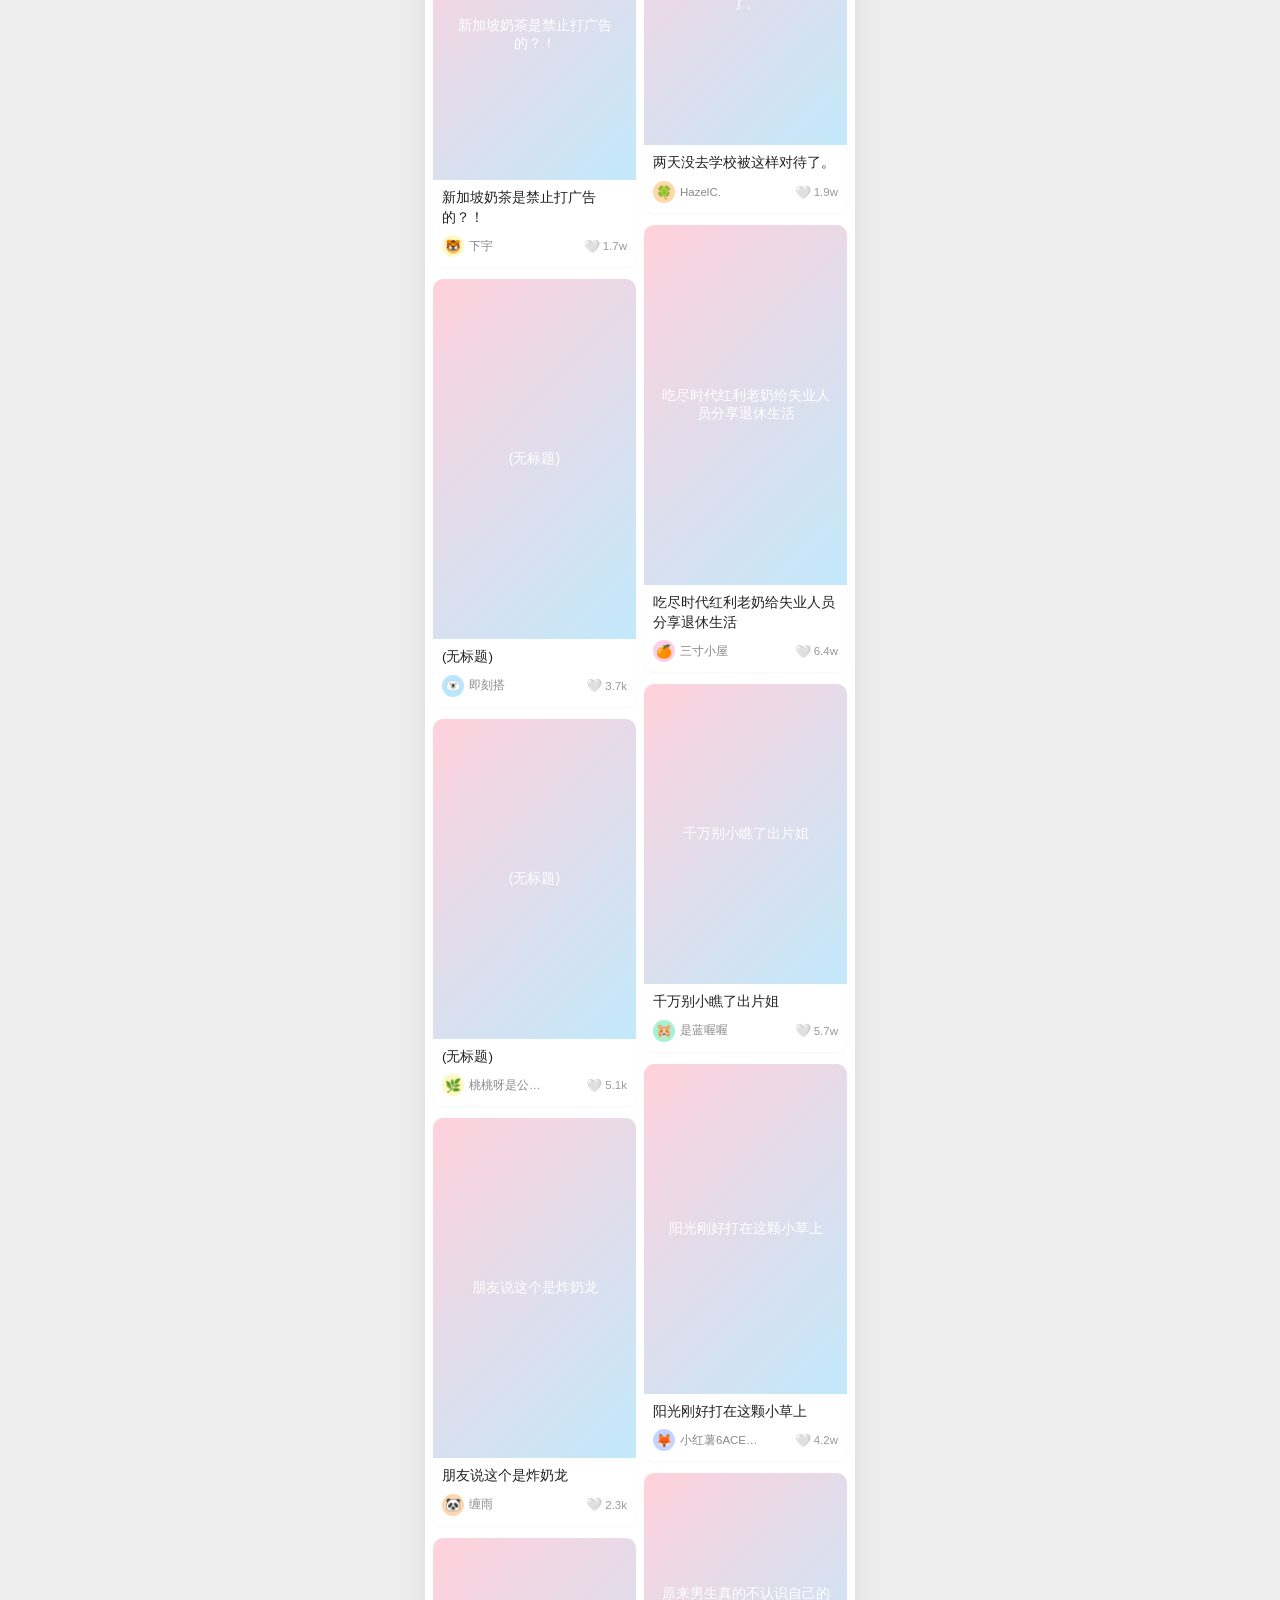
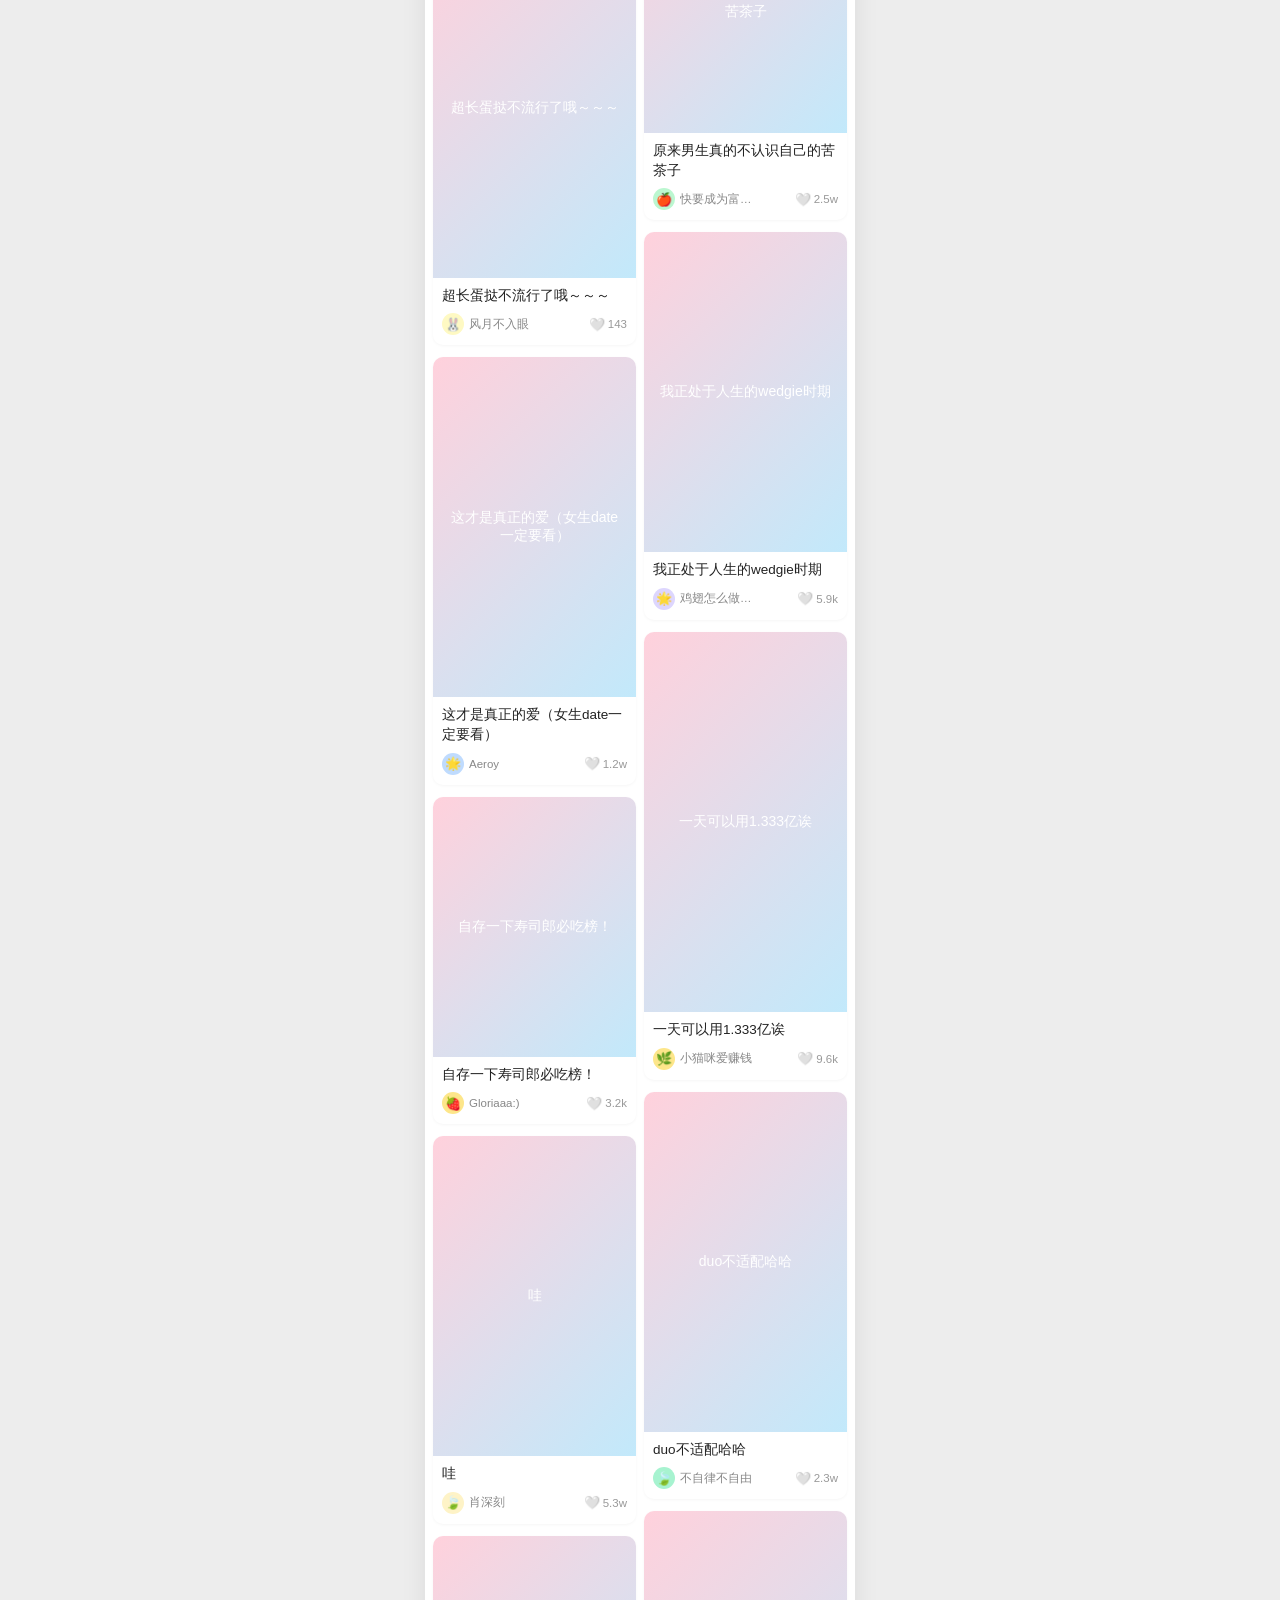
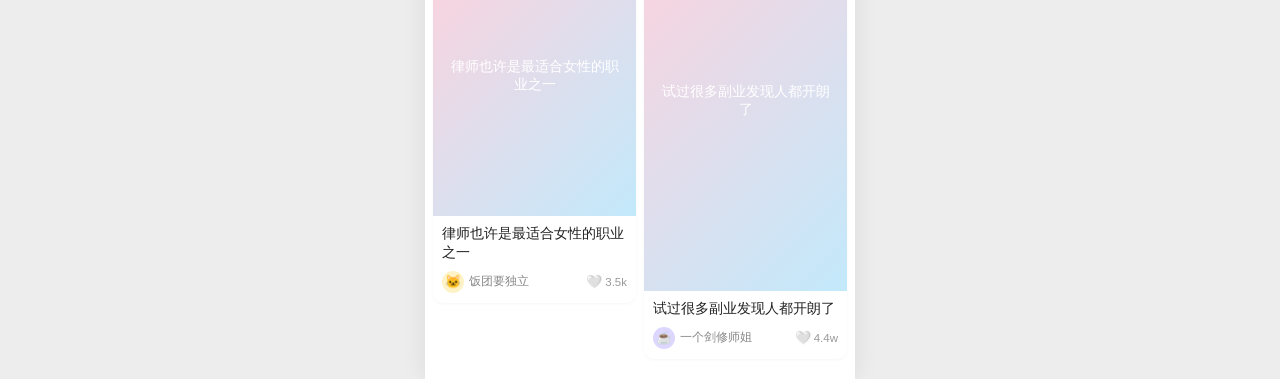
<file: detail.html>
<!DOCTYPE html>
<html lang="zh-CN">
<head>
  <meta charset="UTF-8">
  <link rel="icon" href="data:,">
  <meta name="viewport" content="width=device-width, initial-scale=1, maximum-scale=1, user-scalable=no">
  <title>笔记详情</title>
  <link rel="stylesheet" href="style.css">
</head>
<body>
  <div class="phone">
    <!-- 详情顶部栏（不含任何组标识） -->
    <div class="detail-top">
      <span class="back" id="backBtn">←</span>
      <span class="dt-title">笔记</span>
    </div>

    <!-- 笔记内容 -->
    <div id="detail"></div>

    <!-- 底部操作栏 -->
    <div class="actionbar">
      <input class="cmt-input" id="cmtInput" placeholder="说点什么..." maxlength="200">
      <div class="act" id="cmtAct"><span class="ic">💬</span><span id="cmtCnt">0</span></div>
      <div class="act" id="likeAct"><span class="ic">🤍</span><span id="likeCnt">0</span></div>
      <div class="act" id="starAct"><span class="ic">☆</span><span id="starCnt">0</span></div>
      <div class="act"><span class="ic">↗</span></div>
    </div>
  </div>

  <!-- 帖子数据（详情页只取对应 id，全量加载便于按 id 查找；抓取后由脚本自动追加） -->
  <script src="posts/p01_neutral/content.js"></script>
  <script src="posts/p02_neutral/content.js"></script>
  <script src="posts/p03_neutral/content.js"></script>
  <script src="posts/p04_neutral/content.js"></script>
  <script src="posts/p05_neutral/content.js"></script>
  <script src="posts/p06_neutral/content.js"></script>
  <script src="posts/p07_neutral/content.js"></script>
  <script src="posts/p08_neutral/content.js"></script>
  <script src="posts/p09_neutral/content.js"></script>
  <script src="posts/p10_neutral/content.js"></script>
  <script src="posts/p11_neutral/content.js"></script>
  <script src="posts/p12_neutral/content.js"></script>
  <script src="posts/p13_neutral/content.js"></script>
  <script src="posts/p14_neutral/content.js"></script>
  <script src="posts/p15_neutral/content.js"></script>
  <script src="posts/p16_neutral/content.js"></script>
  <script src="posts/p17_neutral/content.js"></script>
  <script src="posts/p18_neutral/content.js"></script>
  <script src="posts/p19_neutral/content.js"></script>
  <script src="posts/p20_neutral/content.js"></script>
  <script src="posts/p21_female/content.js"></script>
  <script src="posts/p22_female/content.js"></script>
  <script src="posts/p23_female/content.js"></script>
  <script src="posts/p24_female/content.js"></script>
  <script src="posts/p25_female/content.js"></script>
  <script src="posts/p26_female/content.js"></script>
  <script src="posts/p27_female/content.js"></script>
  <script src="posts/p28_female/content.js"></script>
  <script src="posts/p29_female/content.js"></script>
  <script src="posts/p30_male/content.js"></script>
  <script src="posts/p31_male/content.js"></script>
  <script src="posts/p32_male/content.js"></script>
  <script src="posts/p33_male/content.js"></script>
  <script src="posts/p34_male/content.js"></script>
  <script src="posts/p35_male/content.js"></script>
  <script src="posts/p36_male/content.js"></script>
  <script src="posts/p37_male/content.js"></script>
  <script src="posts/p38_male/content.js"></script>
  <script src="posts/p39_finance/content.js"></script>
  <script src="posts/p40_finance/content.js"></script>
  <script src="posts/p41_finance/content.js"></script>
  <script src="posts/p42_finance/content.js"></script>
  <script src="posts/p43_finance/content.js"></script>
  <script src="posts/p44_finance/content.js"></script>
  <script src="posts/p45_finance/content.js"></script>
  <script src="posts/p46_finance/content.js"></script>








  <script src="posts/p47_attention/content.js"></script>
  <script src="detail.js"></script>
</body>
</html>
</file>
<file: style.css>
/* ===== 小红书风格原型 · 共享样式 ===== */
* { box-sizing: border-box; -webkit-tap-highlight-color: transparent; }
html, body {
  margin: 0; padding: 0;
  font-family: -apple-system, BlinkMacSystemFont, "PingFang SC", "Microsoft YaHei", "Segoe UI", Roboto, sans-serif;
  color: #333;
  background: #ededed;
}
img { display: block; }
a { color: inherit; text-decoration: none; }

/* 手机框：桌面端居中显示，移动端铺满 */
.phone {
  position: relative;
  max-width: 430px;
  min-height: 100vh;
  margin: 0 auto;
  background: #fff;
  box-shadow: 0 0 24px rgba(0,0,0,.08);
  overflow: hidden;
  padding-bottom: 0;
}

/* ===== 顶部导航 ===== */
.topbar {
  position: sticky; top: 0; z-index: 20;
  display: flex; align-items: center; gap: 14px;
  padding: 10px 14px;
  background: #fff;
  border-bottom: 1px solid #f2f2f2;
}
.tabs { display: flex; gap: 18px; align-items: center; }
.tab { font-size: 16px; color: #9a9a9a; position: relative; padding: 2px 0; }
.tab.active { color: #1a1a1a; font-weight: 600; }
.tab.active::after {
  content: ""; position: absolute; left: 50%; bottom: -6px; transform: translateX(-50%);
  width: 18px; height: 3px; border-radius: 2px; background: #1a1a1a;
}
.loc { font-size: 15px; color: #1a1a1a; font-weight: 600; }
.loc::before { content: "📍"; font-size: 12px; }

/* ===== 分类胶囊 ===== */
.chips {
  display: flex; gap: 8px; overflow-x: auto; padding: 9px 14px;
  background: #fff; border-bottom: 1px solid #f6f6f6;
  scrollbar-width: none;
}
.chips::-webkit-scrollbar { display: none; }
.chip {
  flex: 0 0 auto; white-space: nowrap; font-size: 13px;
  padding: 5px 13px; border-radius: 14px; background: #f5f5f5; color: #666;
}
.chip.active { background: #1a1a1a; color: #fff; }

/* ===== 瀑布流 ===== */
.feed {
  column-count: 2; column-gap: 8px;
  padding: 8px;
}
.card {
  display: inline-block; width: 100%; margin-bottom: 8px;
  background: #fff; border-radius: 10px; overflow: hidden;
  break-inside: avoid; cursor: pointer;
  box-shadow: 0 1px 3px rgba(0,0,0,.04);
  transition: transform .12s ease;
}
.card:active { transform: scale(.985); }
.card .cover { width: 100%; object-fit: cover; background: #eee; }

/* 注意力检测帖：正常卡片排版（不跨两列），浅粉底+细红边稍作区分；竖版封面使其更长 */
.feed .card.cat-attention {
  border: 1px solid #ffb3c1;
  background: #ffeef3;
}
.feed .card.cat-attention .title {
  font-size: 15px;
  font-weight: 600;
  -webkit-line-clamp: 3;
}
.card .info { padding: 8px 9px 10px; }
.card .title {
  font-size: 13.5px; line-height: 1.45; color: #222;
  display: -webkit-box; -webkit-line-clamp: 2; -webkit-box-orient: vertical; overflow: hidden;
}
.card .meta { display: flex; align-items: center; justify-content: space-between; margin-top: 8px; }
.author { display: flex; align-items: center; gap: 5px; font-size: 11.5px; color: #888; min-width: 0; }
.author .nm { overflow: hidden; text-overflow: ellipsis; white-space: nowrap; max-width: 78px; }
.like { display: flex; align-items: center; gap: 3px; font-size: 11.5px; color: #999; }
.like .ic { font-size: 13px; }

/* 头像圆 */
.avatar {
  width: 22px; height: 22px; border-radius: 50%; flex: 0 0 auto;
  display: flex; align-items: center; justify-content: center; font-size: 13px;
  background: #eee;
}
.avatar.lg { width: 38px; height: 38px; font-size: 19px; }

/* ===== 底部 Tab ===== */
.tabbar {
  position: fixed; bottom: 0; left: 50%; transform: translateX(-50%);
  width: 100%; max-width: 430px; z-index: 20;
  display: flex; justify-content: space-around; align-items: center;
  padding: 6px 0; background: #fff; border-top: 1px solid #eee;
}
.tabbar .item { display: flex; flex-direction: column; align-items: center; gap: 2px; font-size: 10px; color: #9a9a9a; }
.tabbar .item.active { color: #1a1a1a; }
.tabbar .item .ic { font-size: 20px; line-height: 1; }
.tabbar .plus { font-size: 22px; color: #ff2442; }

/* ===== 详情页 ===== */
.detail-cover { width: 100%; object-fit: cover; background: #eee; }
.detail-body { padding: 14px 16px 24px; }
.author-row { display: flex; align-items: center; gap: 10px; }
.author-row .nm { font-size: 14px; font-weight: 600; color: #1a1a1a; }
.follow-btn {
  margin-left: auto; font-size: 12.5px; color: #ff2442;
  border: 1px solid #ff2442; background: #fff; border-radius: 15px; padding: 5px 14px;
}
.follow-btn.following { color: #aaa; border-color: #ddd; }
.title-x { font-size: 18px; font-weight: 700; line-height: 1.4; margin: 14px 0 6px; }
.body-p { font-size: 15.5px; line-height: 1.75; color: #2b2b2b; margin: 12px 0; white-space: pre-wrap; }
.body-h { font-size: 15.5px; font-weight: 700; color: #1a1a1a; margin: 16px 0 4px; }
.body-img { width: 100%; border-radius: 8px; margin: 12px 0; background: #eee; }
.tags { display: flex; flex-wrap: wrap; gap: 6px 12px; margin: 16px 0 4px; }
.tag { color: #3a6ea5; font-size: 14px; }

.comments { border-top: 8px solid #f7f7f7; padding: 14px 16px 90px; }
.comments h3 { font-size: 14px; color: #555; margin: 0 0 6px; font-weight: 600; }
.comment { display: flex; gap: 10px; margin: 16px 0; }
.comment .c-main { flex: 1; min-width: 0; }
.comment .c-name { font-size: 13px; color: #888; }
.comment .c-text { font-size: 14.5px; color: #222; line-height: 1.5; margin: 4px 0; }
.comment .c-meta { font-size: 12px; color: #aaa; display: flex; align-items: center; gap: 12px; }
.comment .c-like { margin-left: auto; display: flex; align-items: center; gap: 3px; color: #aaa; font-size: 12px; }
.pin-tag { font-size: 11px; color: #ff9a00; border: 1px solid #ffd591; background: #fffbe6; border-radius: 4px; padding: 1px 5px; margin-left: 6px; }

/* 详情底部操作栏 */
.actionbar {
  position: fixed; bottom: 0; left: 50%; transform: translateX(-50%);
  width: 100%; max-width: 430px; z-index: 25;
  display: flex; align-items: center; gap: 14px;
  padding: 8px 16px; background: #fff; border-top: 1px solid #eee;
}
.actionbar .fake-input {
  flex: 1; font-size: 13px; color: #aaa; background: #f5f5f5;
  border-radius: 16px; padding: 8px 14px;
}
.act { display: flex; align-items: center; gap: 3px; font-size: 13px; color: #555; }
.act .ic { font-size: 21px; line-height: 1; }
.act.liked { color: #ff2442; }
.act.starred { color: #ffb400; }

/* 详情顶部返回栏（fixed 常驻，#detail 需预留等高空间防止图片被遮挡） */
.detail-top {
  position: fixed; top: 0; left: 50%; transform: translateX(-50%);
  width: 100%; max-width: 430px; z-index: 30;
  display: flex; align-items: center; gap: 12px;
  padding: 10px 14px; background: rgba(255,255,255,.92); backdrop-filter: blur(6px);
  border-bottom: 1px solid #f2f2f2;
}
#detail { padding-top: 50px; }
.back { font-size: 22px; line-height: 24px; color: #1a1a1a; cursor: pointer; }
.detail-top .dt-title { font-size: 15px; font-weight: 600; }

/* 图片加载失败占位 */
.img-fallback {
  width: 100%; display: flex; align-items: center; justify-content: center;
  text-align: center; color: #fff; font-size: 14px; padding: 30px 16px;
  background: linear-gradient(135deg, #ffd1dc, #c2e9fb);
}

/* ===== 顶部标题 ===== */
.app-title { font-size: 17px; font-weight: 700; color: #1a1a1a; }

/* ===== 多图相册（拖拽滑动 + 圆点翻页，兼容手机触摸）===== */
.album {
  position: relative; width: 100%; overflow: hidden; background: #000;
  touch-action: pan-y; cursor: grab;
}
.album:active { cursor: grabbing; }
.album-track { display: flex; align-items: flex-start; will-change: transform; }
.album-img {
  flex: 0 0 100%; width: 100%;
  object-fit: contain; max-height: 80vh; height: auto; background: #000;
  user-select: none; -webkit-user-drag: none; -webkit-touch-callout: none;
}
video.album-img { display: block; }
.album-dots {
  position: absolute; bottom: 10px; left: 50%; transform: translateX(-50%);
  display: flex; gap: 6px;
}
.album-dots .dot { width: 6px; height: 6px; border-radius: 50%; background: rgba(255,255,255,.5); transition: .2s; }
.album-dots .dot.on { background: #fff; width: 16px; border-radius: 3px; }

/* ===== 评论（回复 / 点赞 / 展开）===== */
.comment .c-like, .reply .r-like {
  display: flex; align-items: center; gap: 3px; color: #aaa; font-size: 12px; cursor: pointer;
}
.comment .c-like.on, .reply .r-like.on { color: #ff2442; }
.comment .c-reply-toggle { color: #999; cursor: pointer; margin-top: 6px; display: inline-block; font-size: 13px; }
.replies { display: none; margin-top: 8px; padding-left: 6px; border-left: 2px solid #f0f0f0; }
.replies.open { display: block; }
.reply { font-size: 13.5px; color: #444; margin: 8px 0; line-height: 1.5; display: flex; align-items: flex-start; }
.reply .r-body, .reply-first .r-body { flex: 1; min-width: 0; }
.reply .r-name, .reply-first .r-name { color: #888; }
.reply .r-like, .reply-first .r-like { flex: 0 0 auto; margin-left: 8px; }
.reply-first { font-size: 13.5px; color: #444; margin: 8px 0 0; line-height: 1.5; display: flex; align-items: flex-start; }
.c-like .hk, .r-like .hk { font-style: normal; }
.mine-tag {
  font-size: 11px; color: #fff; background: #ff2442;
  border-radius: 4px; padding: 1px 5px; margin-left: 6px;
}

/* ===== 底部操作栏含评论输入框 ===== */
.actionbar .cmt-input {
  flex: 1; min-width: 0; font-size: 13px; color: #333;
  background: #f5f5f5; border: none; border-radius: 16px; padding: 8px 14px; outline: none;
}
.actionbar .act { display: flex; align-items: center; gap: 3px; font-size: 13px; color: #555; cursor: pointer; }
.actionbar .act .ic { font-size: 21px; line-height: 1; }
.actionbar .act.liked { color: #ff2442; }
.actionbar .act.starred { color: #ffb400; }
</file>
